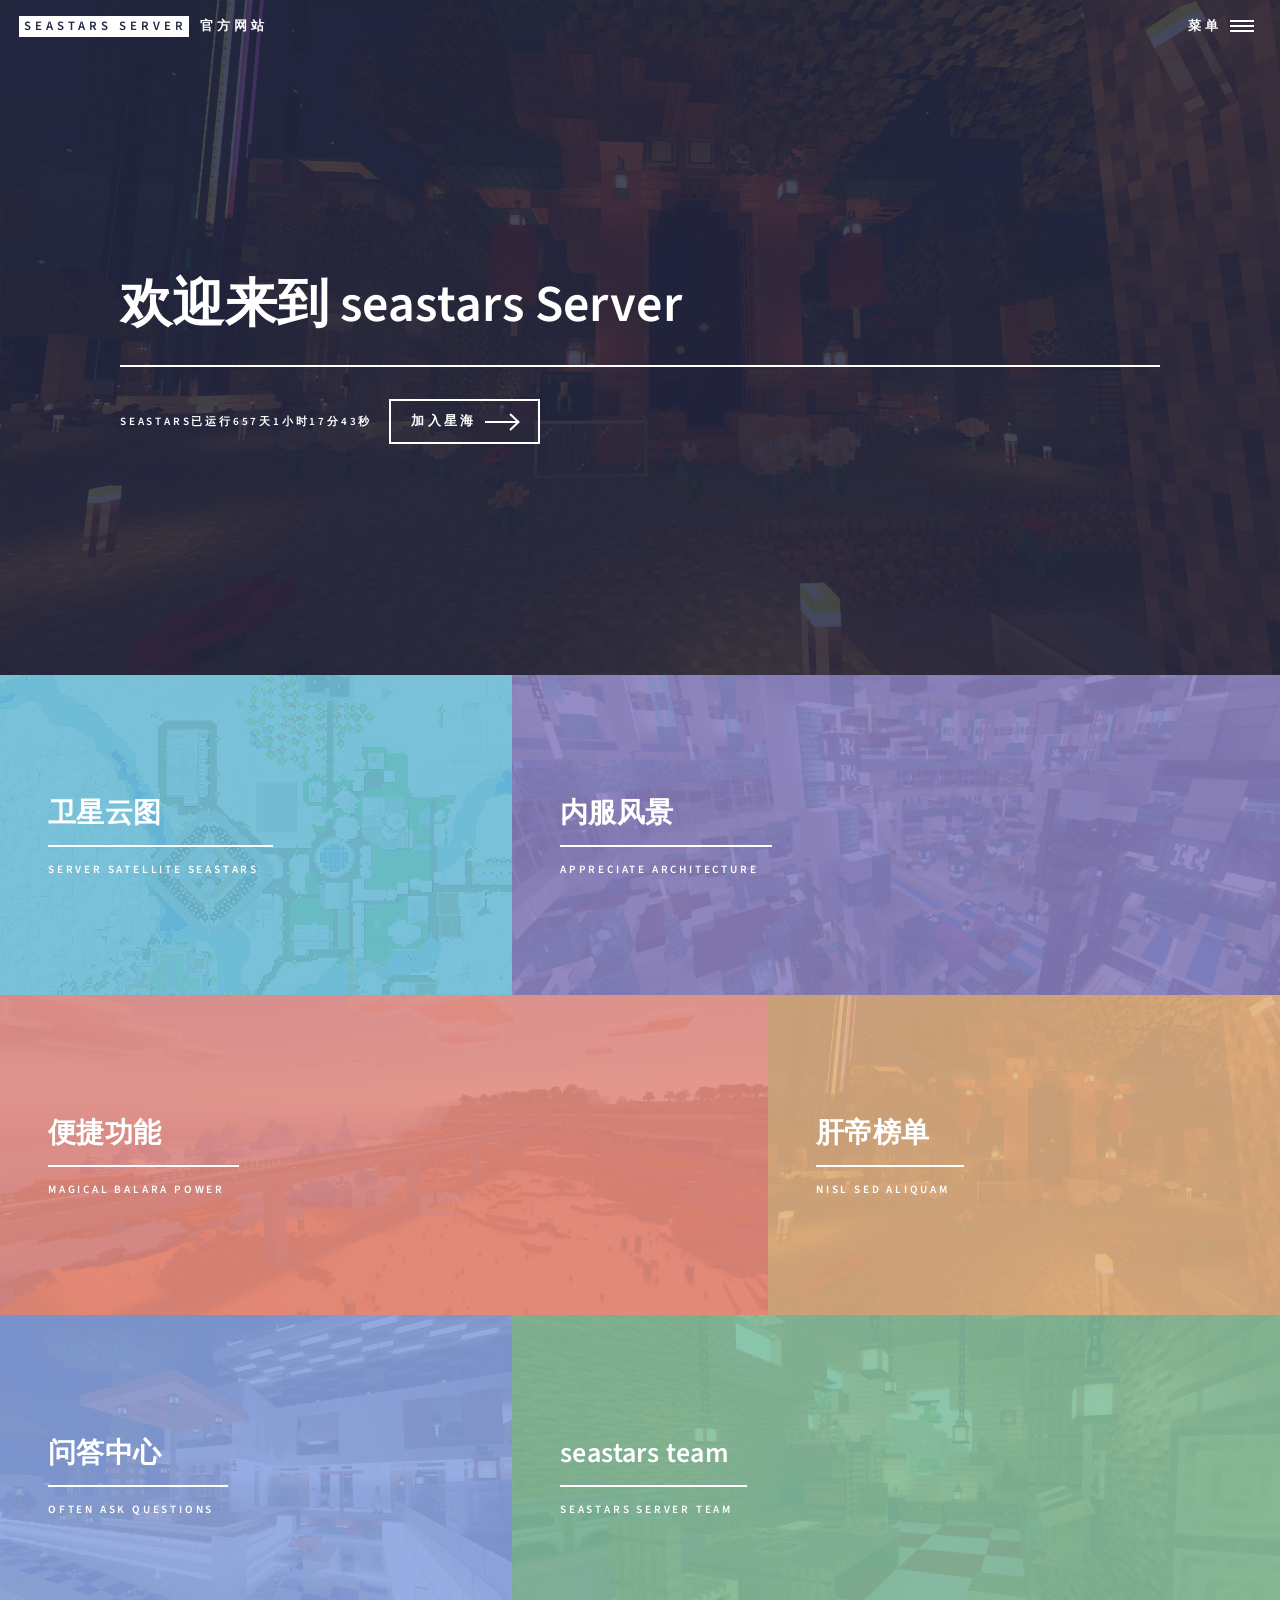
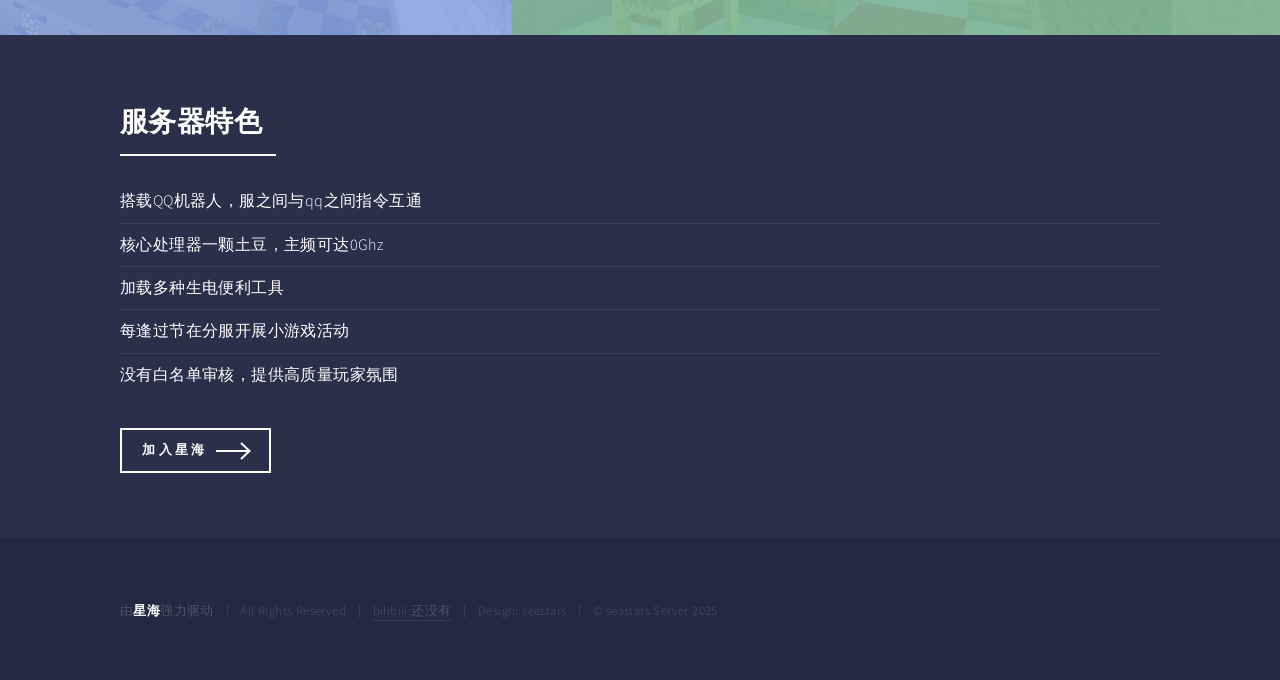
<file: index.html>
<!DOCTYPE HTML>
<!--
	Forty by HTML5 UP
	html5up.net | @ajlkn
	Free for personal and commercial use under the CCA 3.0 license (html5up.net/license)
-->
<html>
	<head>
			<title>星海生电服务器 | 官方网站</title>
			<meta charset="utf-8" />
			<meta name="keywords" content="seastars服务器,星海,星海服务器,">
			<meta name="viewport" content="width=device-width, initial-scale=1, user-scalable=no" />
			<link rel="stylesheet" href="assets/css/main.css" />
			<link rel="shortcut icon" href="images/cd.ico"/>
			<noscript><link rel="stylesheet" href="assets/css/noscript.css" /></noscript>
		</head>
	<body class="is-preload">

		<!-- Wrapper -->
			<div id="wrapper">

				<!-- Header -->
					<header id="header" class="alt">
						<a href="index.html" class="logo"><strong>seastars  Server</strong> <span> 官方网站</span></a>
						<nav>
							<a href="#menu">菜单</a>
						</nav>
					</header>

				<!-- Menu -->
					<nav id="menu">
						<ul class="links">
							<li><a href="index.html">首页</a></li>
							<li><a href="404.html">seastars team</a></li>
							<li><a href="404.html">便捷功能</a></li>
							<li><a href="404.html">最新动态</a></li>
						</ul>
						<ul class="actions stacked">
							<li><a href="https://qm.qq.com/q/z3Tco8km8o" class="button primary fit">加入玩家交流群</a></li>
						</ul>
					</nav>

				<!-- Banner -->
					<section id="banner" class="major">
						<div class="inner">
							<span class="image">
								<img src="images/pic07.jpg" alt="" />
							</span>
							<header class="major">
								<h1>欢迎来到 seastars  Server </h1>
							</header>
							<div class="content">
								<p id="h1"></p>
								<ul class="actions ">
									<li><a href="#two" class="button next scrolly">加入星海</a></li>
								</ul>
							</div>
						</div>
						
					</section>
					<script>
					window.onload=function starttime(){
					        time(h1,'2025/2/16');   
					        ptimer = setTimeout(starttime,1000); 
					}
					    function time(obj,futimg){
					        var nowtime = new Date().getTime(); 
					        var futruetime =  new Date(futimg).getTime(); 
					        var msec = nowtime-futruetime; 
					        var time = (msec/1000);  
					        var day = parseInt(time/86400); 
					        var hour = parseInt(time/3600)-24*day;    
					        var minute = parseInt(time%3600/60); 
					        var second = parseInt(time%60); 
					        obj.innerHTML="seastars已运行"+day+"天"+hour+"小时"+minute+"分"+second+"秒"+""
					}
					</script>

				<!-- Main -->
					<div id="main">

						<!-- One -->
							<section id="one" class="tiles">
								<article>
									<span class="image">
										<img src="images/pic01.png" alt="" />
									</span>
									<header class="major">
										<h3><a href="404.html" class="link">卫星云图</a></h3>
										<p>Server satellite seastars</p>
									</header>
								</article>
								<article>
									<span class="image">
										<img src="images/pic28.png" alt="" />
									</span>
									<header class="major">
										<h3><a href="404.html" class="link">内服风景</a></h3>
										<p>Appreciate architecture</p>
									</header>
								</article>
								<article>
									<span class="image">
										<img src="images/pic37.png" alt="" />
									</span>
									<header class="major">
										<h3><a href="404.html" class="link">便捷功能</a></h3>
										<p>Magical balara power</p>
									</header>
								</article>
								<article>
									<span class="image">
										<img src="./images/pic07.jpg" alt="" />
									</span>
									<header class="major">
										<h3><a href="404.html" class="link">肝帝榜单</a></h3>
										<p>Nisl sed aliquam</p>
									</header>
								</article>
								<article>
									<span class="image">
										<img src="images/pic05.jpg" alt="" />
									</span>
									<header class="major">
										<h3><a href="404.html" class="link">问答中心</a></h3>
										<p>Often ask questions</p>
									</header>
								</article>
								<article>
									<span class="image">
										<img src="images/pic02.jpg" alt="" />
									</span>
									<header class="major">
										<h3><a href="team.html" class="link">seastars team</a></h3>
										<p>seastars server team</p>
									</header>
								</article>
							</section>

						<!-- Two -->
							<section id="two">
								<div class="inner">
									<header class="major">
										<h2>服务器特色</h2>
									</header>
									<ul class="alt">
										<li>搭载QQ机器人，服之间与qq之间指令互通</li>
										<li>核心处理器一颗土豆，主频可达0Ghz</li>
										<li>加载多种生电便利工具</li>
										<li>每逢过节在分服开展小游戏活动</li>
										<li>没有白名单审核，提供高质量玩家氛围</li>
									</ul>
									<ul class="actions">
										<li><a href="jiao.html" class="button next">加入星海</a></li>
									</ul>
								</div>
							</section>

					</div>

				<!-- Contact -->
					<footer id="footer">
						<div class="inner">
							<ul class="copyright">
								<li>由<strong>星海</strong>强力驱动</li><li>All Rights Reserved</li><li><a href="https://space.bilibili.com/">bilibili:还没有</a></li><li>Design: seastars</li><li>&copy; seastars Server 2025</li><!--   星海工作室——星海服务器管理组-->
							</ul>
						</div>
					</footer>

			</div>

		<!-- Scripts -->
			<script src="assets/js/jquery.min.js"></script>
			<script src="assets/js/jquery.scrolly.min.js"></script>
			<script src="assets/js/jquery.scrollex.min.js"></script>
			<script src="assets/js/browser.min.js"></script>
			<script src="assets/js/breakpoints.min.js"></script>
			<script src="assets/js/util.js"></script>
			<script src="assets/js/main.js"></script>

	</body>
</html>
</file>
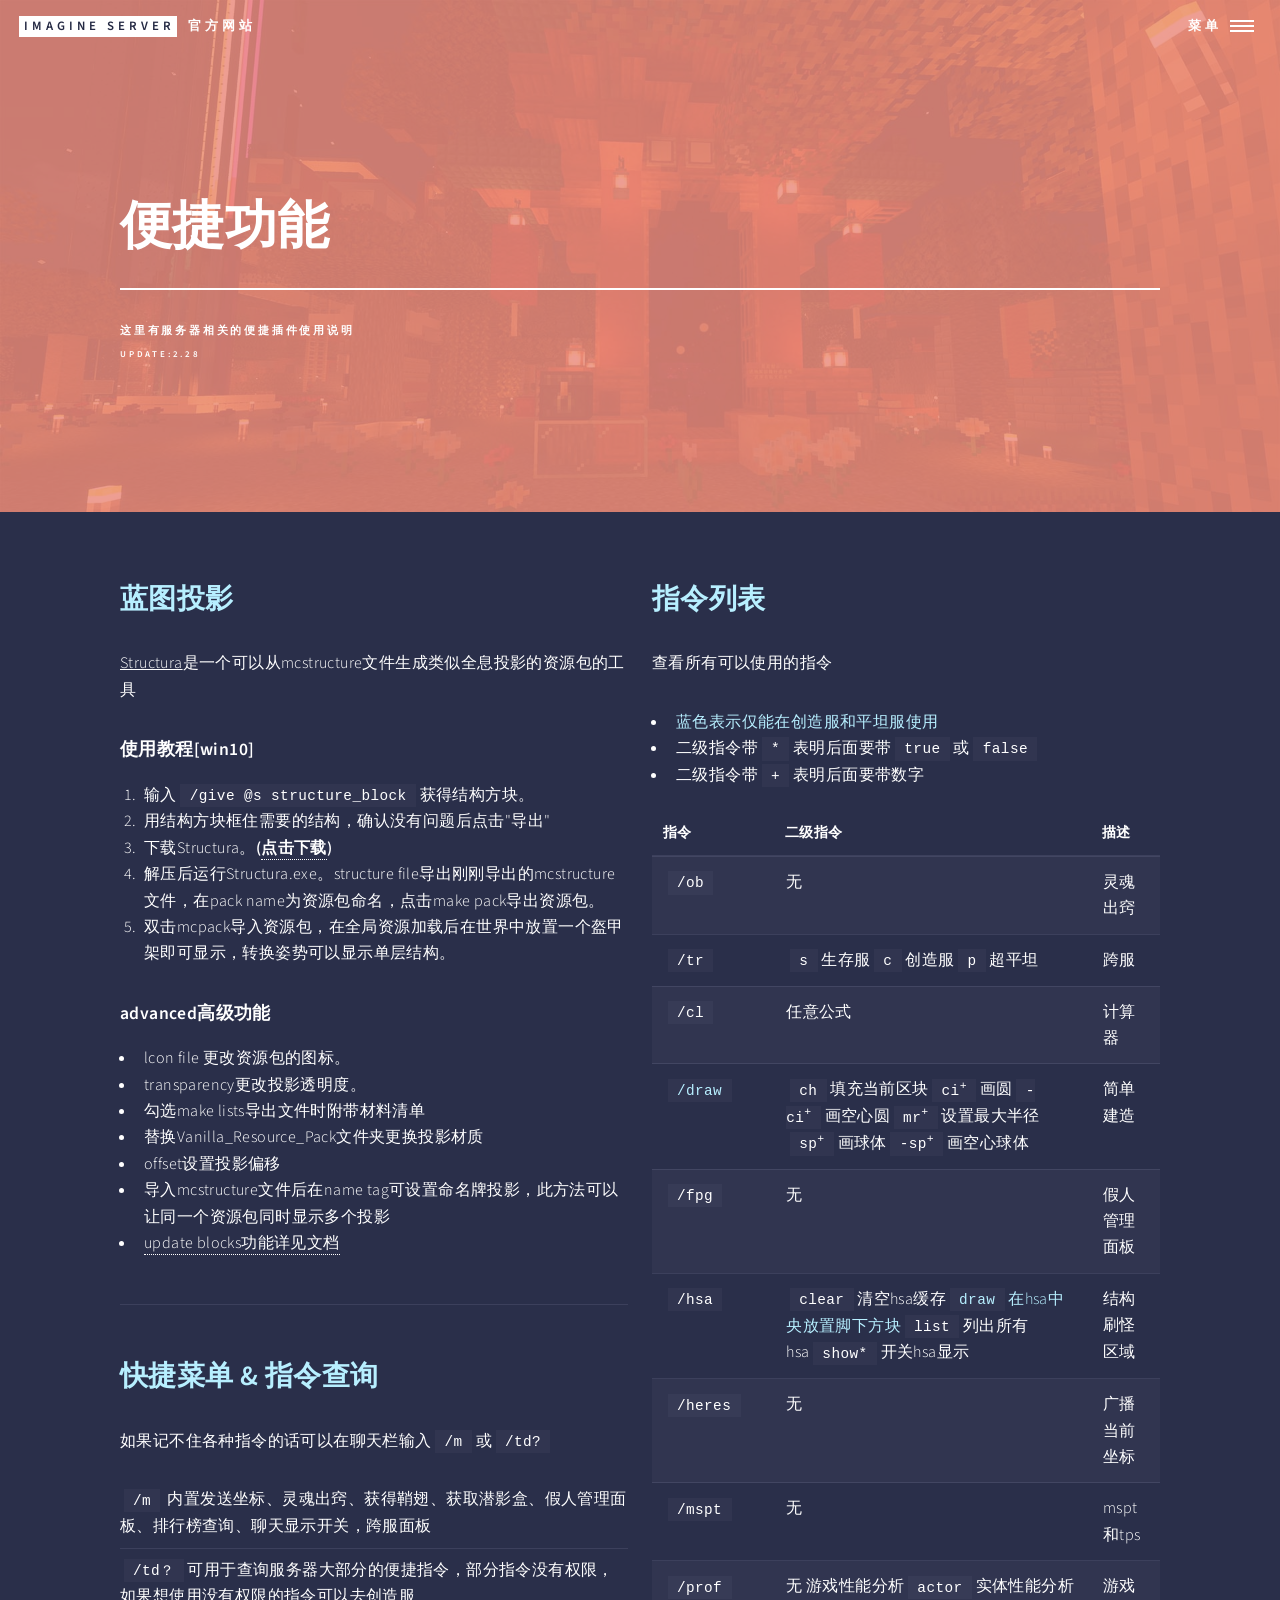
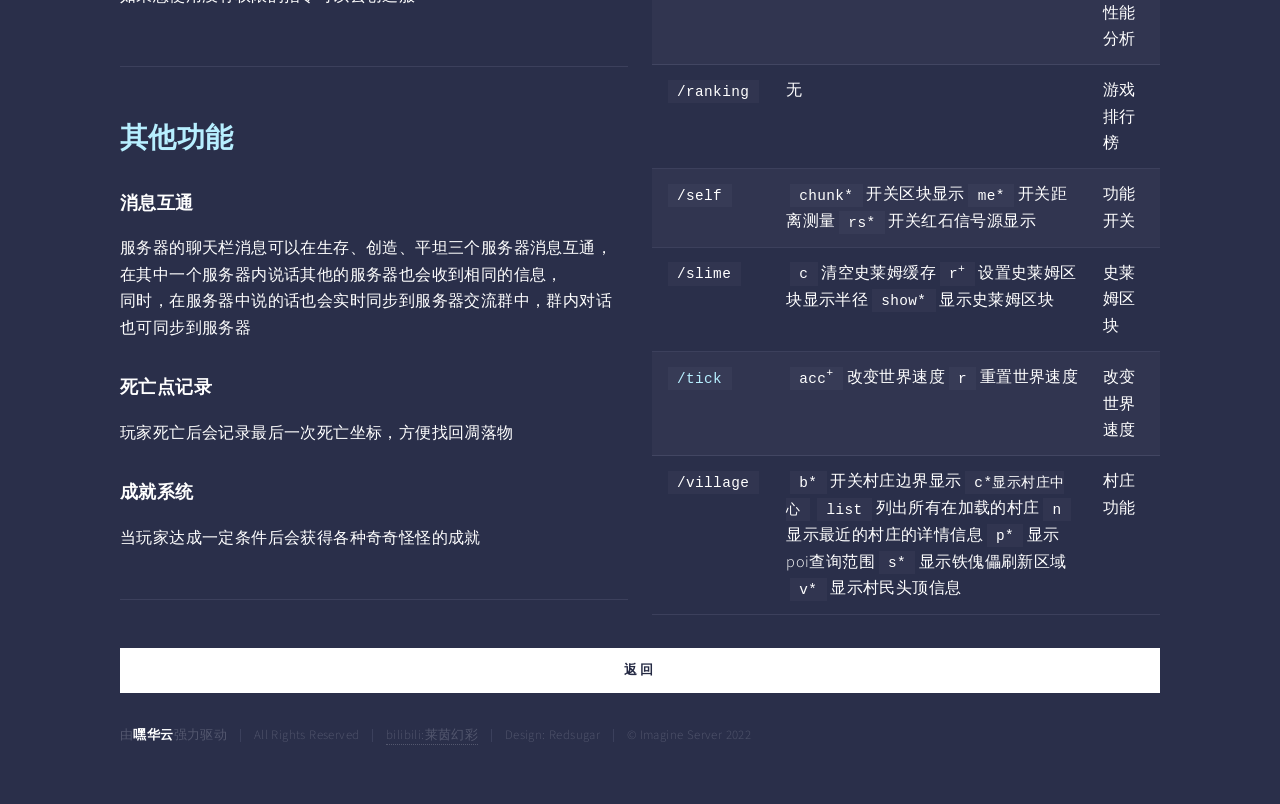
<file: function.html>
<!DOCTYPE HTML>
<!--
	Forty by HTML5 UP
	html5up.net | @ajlkn
	Free for personal and commercial use under the CCA 3.0 license (html5up.net/license)
-->
<html>
	<head>
		<title>幻想浮城生电服务器 | 官方网站</title>
				<meta charset="utf-8" />
				<meta name="keywords" content="幻想浮城,ims服务器,imsserver,幻想浮城国际服,">
				<meta name="viewport" content="width=device-width, initial-scale=1, user-scalable=no" />
				<link rel="stylesheet" href="assets/css/main.css" />
				<link rel="shortcut icon" href="images/cd.ico"/>
				<noscript><link rel="stylesheet" href="assets/css/noscript.css" /></noscript>
			</head>
		<body class="is-preload">
		
			<!-- Wrapper -->
				<div id="wrapper">
		
					<!-- Header -->
						<header id="header" class="alt">
							<a href="index.html" class="logo"><strong>Imagine  Server</strong> <span> 官方网站</span></a>
							<nav>
								<a href="#menu">菜单</a>
							</nav>
						</header>
		
					<!-- Menu -->
						<nav id="menu">
							<ul class="links">
								<li><a href="index.html">首页</a></li>
								<li><a href="team.html">IMS team</a></li>
								<li><a href="function.html">便捷功能</a></li>
								<li><a href="404.html">最新动态</a></li>
							</ul>
							<ul class="actions stacked">
								<li><a href="https://jq.qq.com/?_wv=1027&k=iuKYeEGl" class="button primary fit">加入玩家交流群</a></li>
							</ul>
						</nav>

				<!-- Banner -->
				<!-- Note: The "styleN" class below should match that of the header element. -->
					<section id="banner" class="style3">
						<div class="inner">
							<span class="image">
								<img src="images/pic07.jpg" alt="" />
							</span>
							<header class="major">
								<h1>便捷功能</h1>
							</header>
							<div class="content">
								<p>这里有服务器相关的便捷插件使用说明<br><sub>update:2.28</sub></p>
							</div>
						</div>
					</section>

				<!-- Main -->
					<div id="main">

						<!-- One -->
					<div class="inner">
						<div class="row">
							<div class="col-6 col-12-small">
								<h2><font color="#b7efff">蓝图投影</font></h2>
								<p><u>Structura</u>是一个可以从mcstructure文件生成类似全息投影的资源包的工具</p>
								
								<h4>使用教程[win10]</h4>
								<ol>
									<li>输入<code>/give @s structure_block</code>获得结构方块。</li>
									<li>用结构方块框住需要的结构，确认没有问题后点击"导出"</li>
									<li>下载Structura。<b>(<a href="Structura.1.4.0.beta.zip">点击下载</a>)</b></li>
									<li>解压后运行Structura.exe。structure file导出刚刚导出的mcstructure文件，在pack name为资源包命名，点击make pack导出资源包。</li>
									<li>双击mcpack导入资源包，在全局资源加载后在世界中放置一个盔甲架即可显示，转换姿势可以显示单层结构。</li>
								</ol>
								<h4>advanced高级功能</h4>
								<ul>
									<li>lcon file 更改资源包的图标。</li>
									<li>transparency更改投影透明度。</li>
									<li>勾选make lists导出文件时附带材料清单</li>
									<li>替换Vanilla_Resource_Pack文件夹更换投影材质</li>
									<li>offset设置投影偏移</li>
									<li>导入mcstructure文件后在name tag可设置命名牌投影，此方法可以让同一个资源包同时显示多个投影</li>
									<li><a href="https://github.com/RavinMaddHatter/Structura/blob/main/docs/Editing%20Blocks.md">update blocks功能详见文档</a></li>
								</ul>
								<hr class="major" />
									<h2><font color="#b7efff">快捷菜单 &amp; 指令查询</font></h2>
									<p>如果记不住各种指令的话可以在聊天栏输入<code>/m</code>或<code>/td?</code></p>
									<ul class="alt">
										<li><code>/m</code> 内置发送坐标、灵魂出窍、获得鞘翅、获取潜影盒、假人管理面板、排行榜查询、聊天显示开关，跨服面板 </li>
										<li><code>/td？</code>可用于查询服务器大部分的便捷指令，部分指令没有权限，如果想使用没有权限的指令可以去创造服</li>
									</ul>
									<hr class="major" />
										<h2><font color="#b7efff">其他功能</font></h2>
										<h4>消息互通</h4>
										<p>服务器的聊天栏消息可以在生存、创造、平坦三个服务器消息互通，在其中一个服务器内说话其他的服务器也会收到相同的信息，<br />同时，在服务器中说的话也会实时同步到服务器交流群中，群内对话也可同步到服务器</p>
										<h4>死亡点记录</h4>
										<p>玩家死亡后会记录最后一次死亡坐标，方便找回凋落物</p>
										<h4>成就系统</h4>
										<p>当玩家达成一定条件后会获得各种奇奇怪怪的成就</p>
									<hr class="major" />
							</div>
							<div class="col-6 col-12-small">
								<h2><font color="#b7efff">指令列表</font></h2>
								<p>查看所有可以使用的指令</p>
								<ul>
									<li><font color="#b7efff">蓝色表示仅能在创造服和平坦服使用</font></li>
									<li>二级指令带<code>*</code>表明后面要带<code>true</code>或<code>false</code></li>
									<li>二级指令带<code>+</code>表明后面要带数字</li>
								</ul>
								<div class="table-wrapper">
									<table>
										<thead>
											<tr>
												<th>指令</th>
												<th>二级指令</th>
												<th>描述</th>
											</tr>
										</thead>
										<tbody>
											<tr>
												<td><code>/ob</code></td>
												<td>无</td>
												<td>灵魂出窍</td>
											</tr>
											<tr>
												<td><code>/tr</code></td>
												<td><code>s</code>生存服<code>c</code>创造服<code>p</code>超平坦</td>
												<td>跨服</td>
											</tr>
											<tr>
												<td><code>/cl</code></td>
												<td>任意公式</td>
												<td>计算器</td>
											</tr>
											<tr>
												<td><code><font color="#b7efff">/draw</font></code></td>
												<td><code>ch</code>填充当前区块<code>ci<sup>+</sup></code>画圆<code>-ci<sup>+</sup></code>画空心圆<code>mr<sup>+</sup></code>设置最大半径<code>sp<sup>+</sup></code>画球体<code>-sp<sup>+</sup></code>画空心球体</td>
												<td>简单建造</td>
											</tr>
											<tr>
												<td><code>/fpg</code></td>
												<td>无</td>
												<td>假人管理面板</td>
											</tr>
											<tr>
												<td><code>/hsa</code></td>
												<td><code>clear</code>清空hsa缓存<code><font color="#b7efff">draw</code>在hsa中央放置脚下方块</font><code>list</code>列出所有hsa<code>show*</code>开关hsa显示</td>
												<td>结构刷怪区域</td>
											</tr>
											<tr>
												<td><code>/heres</code></td>
												<td>无</td>
												<td>广播当前坐标</td>
											</tr>
											<tr>
												<td><code>/mspt</code></td>
												<td>无</td>
												<td>mspt和tps</td>
											</tr>
											<tr>
												<td><code>/prof</code></td>
												<td>无 游戏性能分析<code>actor</code>实体性能分析</td>
												<td>游戏性能分析</td>
											</tr>
											<tr>
												<td><code>/ranking</code></td>
												<td>无</td>
												<td>游戏排行榜</td>
											</tr>
											<tr>
												<td><code>/self</code></td>
												<td><code>chunk*</code>开关区块显示<code>me*</code>开关距离测量<code>rs*</code>开关红石信号源显示</td>
												<td>功能开关</td>
											</tr>
											<tr>
												<td><code>/slime</code></td>
												<td><code>c</code>清空史莱姆缓存<code>r<sup>+</sup></code>设置史莱姆区块显示半径<code>show*</code>显示史莱姆区块</td>
												<td>史莱姆区块</td>
											</tr>
											<tr>
												<td><code><font color="#b7efff">/tick</font></code></td>
												<td><code>acc<sup>+</sup></code>改变世界速度<code>r</code>重置世界速度</td>
												<td>改变世界速度</td>
											</tr>
											<tr>
												<td><code>/village</code></td>
												<td><code>b*</code>开关村庄边界显示<code>c*显示村庄中心</code><code>list</code>列出所有在加载的村庄<code>n</code>显示最近的村庄的详情信息<code>p*</code>显示poi查询范围<code>s*</code>显示铁傀儡刷新区域<code>v*</code>显示村民头顶信息</td>
												<td>村庄功能</td>
											</tr>
										</tbody>
									</table>
								</div>
							</div>
					</div>
					<div class="col-6 col-12-small">
						<ul class="actions stacked">
						<li><a href="index.html" class="button primary fit">返回</a></li>
						</ul>
					</div>
				<!-- Footer -->
					<footer id="footer">
						<div class="inner">
							<ul class="copyright">
								<li>由<strong>嘿华云</strong>强力驱动</li><li>All Rights Reserved</li><li><a href="https://space.bilibili.com/520320534/">bilibili:莱茵幻彩</a></li><li>Design: Redsugar</li><li>&copy; Imagine Server 2022</li><!--   莱幻工作室——IMS幻想浮城服务器管理组-->
							</ul>
						</div>
					</footer>
					</div>

			

		<!-- Scripts -->
			<script src="assets/js/jquery.min.js"></script>
			<script src="assets/js/jquery.scrolly.min.js"></script>
			<script src="assets/js/jquery.scrollex.min.js"></script>
			<script src="assets/js/browser.min.js"></script>
			<script src="assets/js/breakpoints.min.js"></script>
			<script src="assets/js/util.js"></script>
			<script src="assets/js/main.js"></script>

	</body>
</html>
</file>
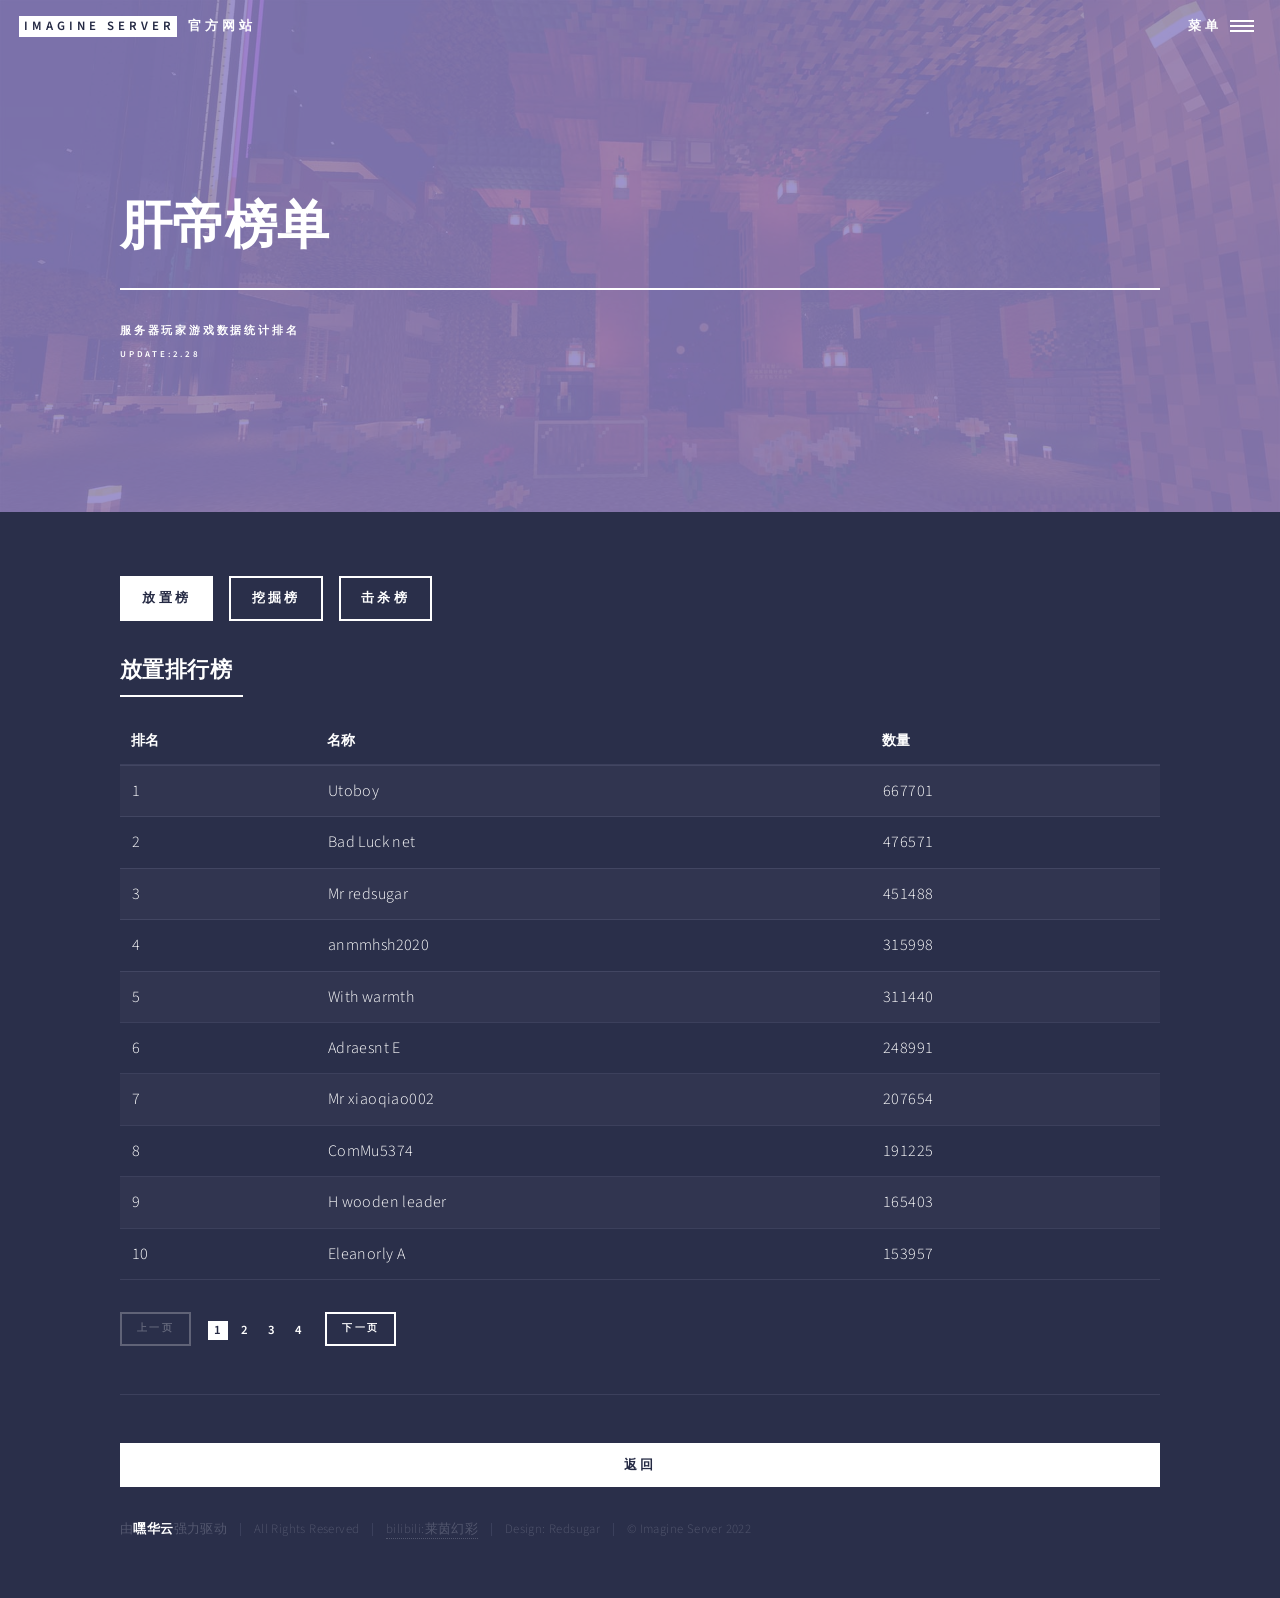
<file: list-f-1.html>
<!DOCTYPE HTML>
<!--
	Forty by HTML5 UP
	html5up.net | @ajlkn
	Free for personal and commercial use under the CCA 3.0 license (html5up.net/license)
-->
<html>
	<head>
		<title>星海生电服务器 | 官方网站</title>
				<meta charset="utf-8" />
				<meta name="keywords" content="星海,seastars服务器,seastars,星海生电服务器,">
				<meta name="viewport" content="width=device-width, initial-scale=1, user-scalable=no" />
				<link rel="stylesheet" href="assets/css/main.css" />
				<link rel="shortcut icon" href="images/cd.ico"/>
				<noscript><link rel="stylesheet" href="assets/css/noscript.css" /></noscript>
			</head>
		<body class="is-preload">
		
			<!-- Wrapper -->
				<div id="wrapper">
		
					<!-- Header -->
						<header id="header" class="alt">
							<a href="index.html" class="logo"><strong>Imagine  Server</strong> <span> 官方网站</span></a>
							<nav>
								<a href="#menu">菜单</a>
							</nav>
						</header>
		
					<!-- Menu -->
						<nav id="menu">
							<ul class="links">
								<li><a href="index.html">首页</a></li>
								<li><a href="team.html">IMS team</a></li>
								<li><a href="function.html">便捷功能</a></li>
								<li><a href="404.html">最新动态</a></li>
							</ul>
							<ul class="actions stacked">
								<li><a href="https://qm.qq.com/q/z3Tco8km8o" class="button primary fit">加入玩家交流群</a></li>
							</ul>
						</nav>

				<!-- Banner -->
				<!-- Note: The "styleN" class below should match that of the header element. -->
					<section id="banner" class="style2">
						<div class="inner">
							<span class="image">
								<img src="images/pic07.jpg" alt="" />
							</span>
							<header class="major">
								<h1>肝帝榜单</h1>
								</header>
								<div class="content">
									<p>服务器玩家游戏数据统计排名<br><sub>update:2.28</sub></p>
								</div>
						</div>
					</section>

				<!-- Main -->
					<div id="main">

						<!-- One -->
<div class="inner">
	<ul  class="actions">
		<li><a href="list-f-1.html" class="button primary">放置榜</a></li>
		<li><a href="list-w-1.html" class="button">挖掘榜</a></li>
		<li><a href="list-j-1.html" class="button">击杀榜</a></li>
	</ul>
	<header class="major">
	<h3>放置排行榜</h3>
	</header>
					<div class="table-wrapper">
														<table>
															<thead>
																<tr>
																	<th>排名</th>
																	<th>名称</th>
																	<th>数量</th>
																</tr>
															</thead>
															<tbody>
																<tr>
																	<td>1</td>
																	<td>Utoboy</td>
																	<td>667701</td>
																</tr>
																<tr>
																	<td>2</td>
																	<td>Bad Luck net</td>
																	<td>476571</td>
																</tr>
																<tr>
																	<td>3</td>
																	<td>Mr redsugar</td>
																	<td>451488</td>
																</tr>
																<tr>
																	<td>4</td>
																	<td>anmmhsh2020</td>
																	<td>315998</td>
																</tr>
																<tr>
																	<td>5</td>
																	<td>With warmth</td>
																	<td>311440</td>
																</tr>
																<tr>
																	<td>6</td>
																	<td>Adraesnt E</td>
																	<td>248991</td>
																</tr>
																<tr>
																	<td>7</td>
																	<td>Mr xiaoqiao002</td>
																	<td>207654</td>
																</tr>
																<tr>
																	<td>8</td>
																	<td>ComMu5374</td>
																	<td>191225</td>
																</tr>
																<tr>
																	<td>9</td>
																	<td>H wooden leader</td>
																	<td>165403</td>
																</tr>
																<tr>
																	<td>10</td>
																	<td>Eleanorly A</td>
																	<td>153957</td>
																</tr>
																<!-- <tr>
																	<td>11</td>
																	<td>falling223</td>
																	<td>150245</td>
																</tr>
																<tr>
																	<td>12</td>
																	<td>New Elk Appear</td>
																	<td>146128</td>
																</tr>
																<tr>
																	<td>13</td>
																	<td>Guiguipikel</td>
																	<td>145617</td>
																</tr>
																<tr>
																	<td>14</td>
																	<td>Tenyears10</td>
																	<td>130384</td>
																</tr>
																<tr>
																	<td>15</td>
																	<td>VCCTXT2333</td>
																	<td>116918</td>
																</tr>
																<tr>
																	<td>16</td>
																	<td>UnflowerFruit</td>
																	<td>116918</td>
																</tr>
																<tr>
																	<td>17</td>
																	<td>BookableBread15</td>
																	<td>113340</td>
																</tr>
																<tr>
																	<td>18</td>
																	<td>crimina11495</td>
																	<td>106778</td>
																</tr>
																<tr>
																	<td>19</td>
																	<td>MASDHEI</td>
																	<td>96956</td>
																</tr>
																<tr>
																	<td>20</td>
																	<td>BarrelDrake3844</td>
																	<td>94834</td>
																</tr>
																<tr>
																	<td>21</td>
																	<td>xiaolann</td>
																	<td>90186</td>
																</tr>
																<tr>
																	<td>22</td>
																	<td>H2SO4 lotus</td>
																	<td>72643</td>
																</tr>
																<tr>
																	<td>23</td>
																	<td>PastCarrot30221</td>
																	<td>66224</td>
																</tr>
																<tr>
																	<td>24</td>
																	<td>MuShang1015</td>
																	<td>61731</td>
																</tr>
																<tr>
																	<td>25</td>
																	<td>Z Whitesugar</td>
																	<td>60057</td>
																</tr>
																<tr>
																	<td>26</td>
																	<td>Han yich</td>
																	<td>57864</td>
																</tr>
																<tr>
																	<td>27</td>
																	<td>War spirit yy</td>
																	<td>57074</td>
																</tr>
																<tr>
																	<td>28</td>
																	<td>shashiqi</td>
																	<td>55556</td>
																</tr><tr>
																	<td>29</td>
																	<td>Bed luck net m</td>
																	<td>54015</td>
																</tr><tr>
																	<td>30</td>
																	<td>StranedPlot511</td>
																	<td>52513</td>
																</tr>
																<tr>
																	<td>31</td>
																	<td>onlyfinally</td>
																	<td>48759</td>
																</tr>
																<tr>
																	<td>32</td>
																	<td>XenonBa</td>
																	<td>45133</td>
																</tr>
																<tr>
																	<td>33</td>
																	<td>mmzandbyt</td>
																	<td>44332</td>
																</tr>
																<tr>
																	<td>34</td>
																	<td>NanCheng2021</td>
																	<td>44332</td>
																</tr>
																<tr>
																	<td>35</td>
																	<td>BassBongo527791</td>
																	<td>42707</td>
																</tr> -->
															</tbody>
															</tfoot>
														</table>
													</div>
													<ul class="pagination">
														<li><a href="list-f-1.html" class="button small disabled">上一页</a></li>
														<li><a href="list-f-1.html" class="page active">1</a></li>
														<li><a href="list-f-2.html" class="page">2</a></li>
														<li><a href="list-f-3.html" class="page">3</a></li>
														<li><a href="list-f-4.html" class="page">4</a></li>
														<li><a href="list-f-2.html" class="button small">下一页</a></li>
													</ul>
													<hr class="major" />
													<div class="col-6 col-12-small">
														<ul class="actions stacked">
														<li><a href="index.html" class="button primary fit">返回</a></li>
														</ul>
													</div>
										
				<!-- Footer -->
					<footer id="footer">
						<div class="inner">
							<ul class="copyright">
								<li>由<strong>嘿华云</strong>强力驱动</li><li>All Rights Reserved</li><li><a href="https://space.bilibili.com/520320534/">bilibili:莱茵幻彩</a></li><li>Design: Redsugar</li><li>&copy; Imagine Server 2022</li><!--   莱幻工作室——IMS幻想浮城服务器管理组-->
							</ul>
						</div>
					</footer>
					</div>

			

		<!-- Scripts -->
			<script src="assets/js/jquery.min.js"></script>
			<script src="assets/js/jquery.scrolly.min.js"></script>
			<script src="assets/js/jquery.scrollex.min.js"></script>
			<script src="assets/js/browser.min.js"></script>
			<script src="assets/js/breakpoints.min.js"></script>
			<script src="assets/js/util.js"></script>
			<script src="assets/js/main.js"></script>

	</body>
</html>
</file>
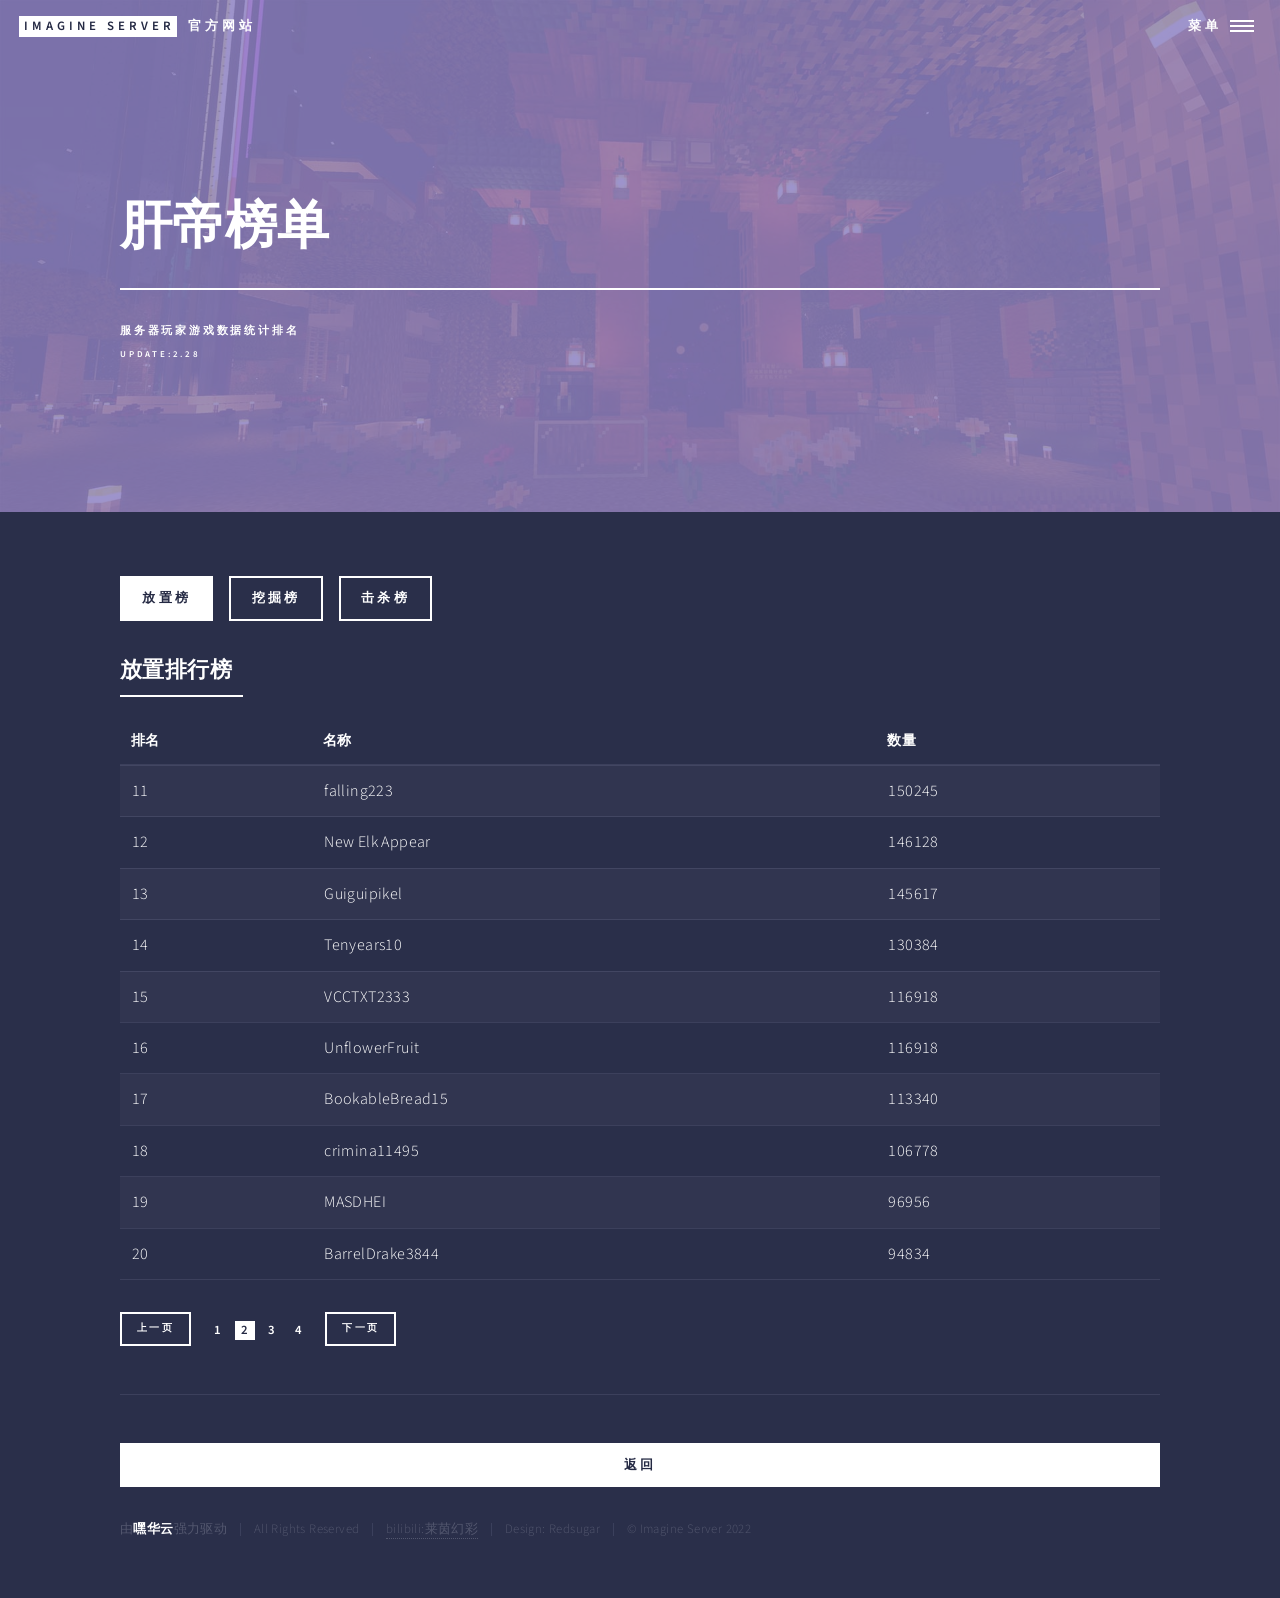
<file: list-f-2.html>
<!DOCTYPE HTML>
<!--
	Forty by HTML5 UP
	html5up.net | @ajlkn
	Free for personal and commercial use under the CCA 3.0 license (html5up.net/license)
-->
<html>
	<head>
		<title>幻想浮城生电服务器 | 官方网站</title>
				<meta charset="utf-8" />
				<meta name="keywords" content="幻想浮城,ims服务器,imsserver,幻想浮城国际服,">
				<meta name="viewport" content="width=device-width, initial-scale=1, user-scalable=no" />
				<link rel="stylesheet" href="assets/css/main.css" />
				<link rel="shortcut icon" href="images/cd.ico"/>
				<noscript><link rel="stylesheet" href="assets/css/noscript.css" /></noscript>
			</head>
		<body class="is-preload">
		
			<!-- Wrapper -->
				<div id="wrapper">
		
					<!-- Header -->
						<header id="header" class="alt">
							<a href="index.html" class="logo"><strong>Imagine  Server</strong> <span> 官方网站</span></a>
							<nav>
								<a href="#menu">菜单</a>
							</nav>
						</header>
		
					<!-- Menu -->
						<nav id="menu">
							<ul class="links">
								<li><a href="index.html">首页</a></li>
								<li><a href="team.html">IMS team</a></li>
								<li><a href="function.html">便捷功能</a></li>
								<li><a href="404.html">最新动态</a></li>
							</ul>
							<ul class="actions stacked">
								<li><a href="https://jq.qq.com/?_wv=1027&k=iuKYeEGl" class="button primary fit">加入玩家交流群</a></li>
							</ul>
						</nav>

				<!-- Banner -->
				<!-- Note: The "styleN" class below should match that of the header element. -->
					<section id="banner" class="style2">
						<div class="inner">
							<span class="image">
								<img src="images/pic07.jpg" alt="" />
							</span>
							<header class="major">
								<h1>肝帝榜单</h1>
								</header>
								<div class="content">
									<p>服务器玩家游戏数据统计排名<br><sub>update:2.28</sub></p>
								</div>
						</div>
					</section>

				<!-- Main -->
					<div id="main">
						<!-- One -->
<div class="inner">
	<ul  class="actions">
		<li><a href="list-f-1.html" class="button primary">放置榜</a></li>
		<li><a href="list-w-1.html" class="button">挖掘榜</a></li>
		<li><a href="list-j-1.html" class="button">击杀榜</a></li>
	</ul>
	<header class="major">
	<h3>放置排行榜</h3>
	</header>
					<div class="table-wrapper">
														<table>
															<thead>
																<tr>
																	<th>排名</th>
																	<th>名称</th>
																	<th>数量</th>
																</tr>
															</thead>
															<tbody>
																<!-- <tr>
																	<td>1</td>
																	<td>Utoboy</td>
																	<td>667701</td>
																</tr>
																<tr>
																	<td>2</td>
																	<td>Bad Luck net</td>
																	<td>476571</td>
																</tr>
																<tr>
																	<td>3</td>
																	<td>Mr redsugar</td>
																	<td>451488</td>
																</tr>
																<tr>
																	<td>4</td>
																	<td>anmmhsh2020</td>
																	<td>315998</td>
																</tr>
																<tr>
																	<td>5</td>
																	<td>With warmth</td>
																	<td>311440</td>
																</tr>
																<tr>
																	<td>6</td>
																	<td>Adraesnt E</td>
																	<td>248991</td>
																</tr>
																<tr>
																	<td>7</td>
																	<td>Mr xiaoqiao002</td>
																	<td>207654</td>
																</tr>
																<tr>
																	<td>8</td>
																	<td>ComMu5374</td>
																	<td>191225</td>
																</tr>
																<tr>
																	<td>9</td>
																	<td>H wooden leader</td>
																	<td>165403</td>
																</tr>
																<tr>
																	<td>10</td>
																	<td>Eleanorly A</td>
																	<td>153957</td>
																</tr> -->
																<tr>
																	<td>11</td>
																	<td>falling223</td>
																	<td>150245</td>
																</tr>
																<tr>
																	<td>12</td>
																	<td>New Elk Appear</td>
																	<td>146128</td>
																</tr>
																<tr>
																	<td>13</td>
																	<td>Guiguipikel</td>
																	<td>145617</td>
																</tr>
																<tr>
																	<td>14</td>
																	<td>Tenyears10</td>
																	<td>130384</td>
																</tr>
																<tr>
																	<td>15</td>
																	<td>VCCTXT2333</td>
																	<td>116918</td>
																</tr>
																<tr>
																	<td>16</td>
																	<td>UnflowerFruit</td>
																	<td>116918</td>
																</tr>
																<tr>
																	<td>17</td>
																	<td>BookableBread15</td>
																	<td>113340</td>
																</tr>
																<tr>
																	<td>18</td>
																	<td>crimina11495</td>
																	<td>106778</td>
																</tr>
																<tr>
																	<td>19</td>
																	<td>MASDHEI</td>
																	<td>96956</td>
																</tr>
																<tr>
																	<td>20</td>
																	<td>BarrelDrake3844</td>
																	<td>94834</td>
																</tr>
																<!-- <tr>
																	<td>21</td>
																	<td>xiaolann</td>
																	<td>90186</td>
																</tr>
																<tr>
																	<td>22</td>
																	<td>H2SO4 lotus</td>
																	<td>72643</td>
																</tr>
																<tr>
																	<td>23</td>
																	<td>PastCarrot30221</td>
																	<td>66224</td>
																</tr>
																<tr>
																	<td>24</td>
																	<td>MuShang1015</td>
																	<td>61731</td>
																</tr>
																<tr>
																	<td>25</td>
																	<td>Z Whitesugar</td>
																	<td>60057</td>
																</tr>
																<tr>
																	<td>26</td>
																	<td>Han yich</td>
																	<td>57864</td>
																</tr>
																<tr>
																	<td>27</td>
																	<td>War spirit yy</td>
																	<td>57074</td>
																</tr>
																<tr>
																	<td>28</td>
																	<td>shashiqi</td>
																	<td>55556</td>
																</tr><tr>
																	<td>29</td>
																	<td>Bed luck net m</td>
																	<td>54015</td>
																</tr><tr>
																	<td>30</td>
																	<td>StranedPlot511</td>
																	<td>52513</td>
																</tr>
																<tr>
																	<td>31</td>
																	<td>onlyfinally</td>
																	<td>48759</td>
																</tr>
																<tr>
																	<td>32</td>
																	<td>XenonBa</td>
																	<td>45133</td>
																</tr>
																<tr>
																	<td>33</td>
																	<td>mmzandbyt</td>
																	<td>44332</td>
																</tr>
																<tr>
																	<td>34</td>
																	<td>NanCheng2021</td>
																	<td>44332</td>
																</tr>
																<tr>
																	<td>35</td>
																	<td>BassBongo527791</td>
																	<td>42707</td>
																</tr> -->
															</tbody>
															</tfoot>
														</table>
													</div>
													<ul class="pagination">
														<li><a href="list-f-1.html" class="button small">上一页</a></li>
														<li><a href="list-f-1.html" class="page ">1</a></li>
														<li><a href="list-f-2.html" class="page active">2</a></li>
														<li><a href="list-f-3.html" class="page">3</a></li>
														<li><a href="list-f-4.html" class="page">4</a></li>
														<li><a href="list-f-3.html" class="button small">下一页</a></li>
													</ul>
													<hr class="major" />
													<div class="col-6 col-12-small">
														<ul class="actions stacked">
														<li><a href="index.html" class="button primary fit">返回</a></li>
														</ul>
													</div>
										
				<!-- Footer -->
					<footer id="footer">
						<div class="inner">
							<ul class="copyright">
								<li>由<strong>嘿华云</strong>强力驱动</li><li>All Rights Reserved</li><li><a href="https://space.bilibili.com/520320534/">bilibili:莱茵幻彩</a></li><li>Design: Redsugar</li><li>&copy; Imagine Server 2022</li><!--   莱幻工作室——IMS幻想浮城服务器管理组-->
							</ul>
						</div>
					</footer>
					</div>

			

		<!-- Scripts -->
			<script src="assets/js/jquery.min.js"></script>
			<script src="assets/js/jquery.scrolly.min.js"></script>
			<script src="assets/js/jquery.scrollex.min.js"></script>
			<script src="assets/js/browser.min.js"></script>
			<script src="assets/js/breakpoints.min.js"></script>
			<script src="assets/js/util.js"></script>
			<script src="assets/js/main.js"></script>

	</body>
</html>
</file>
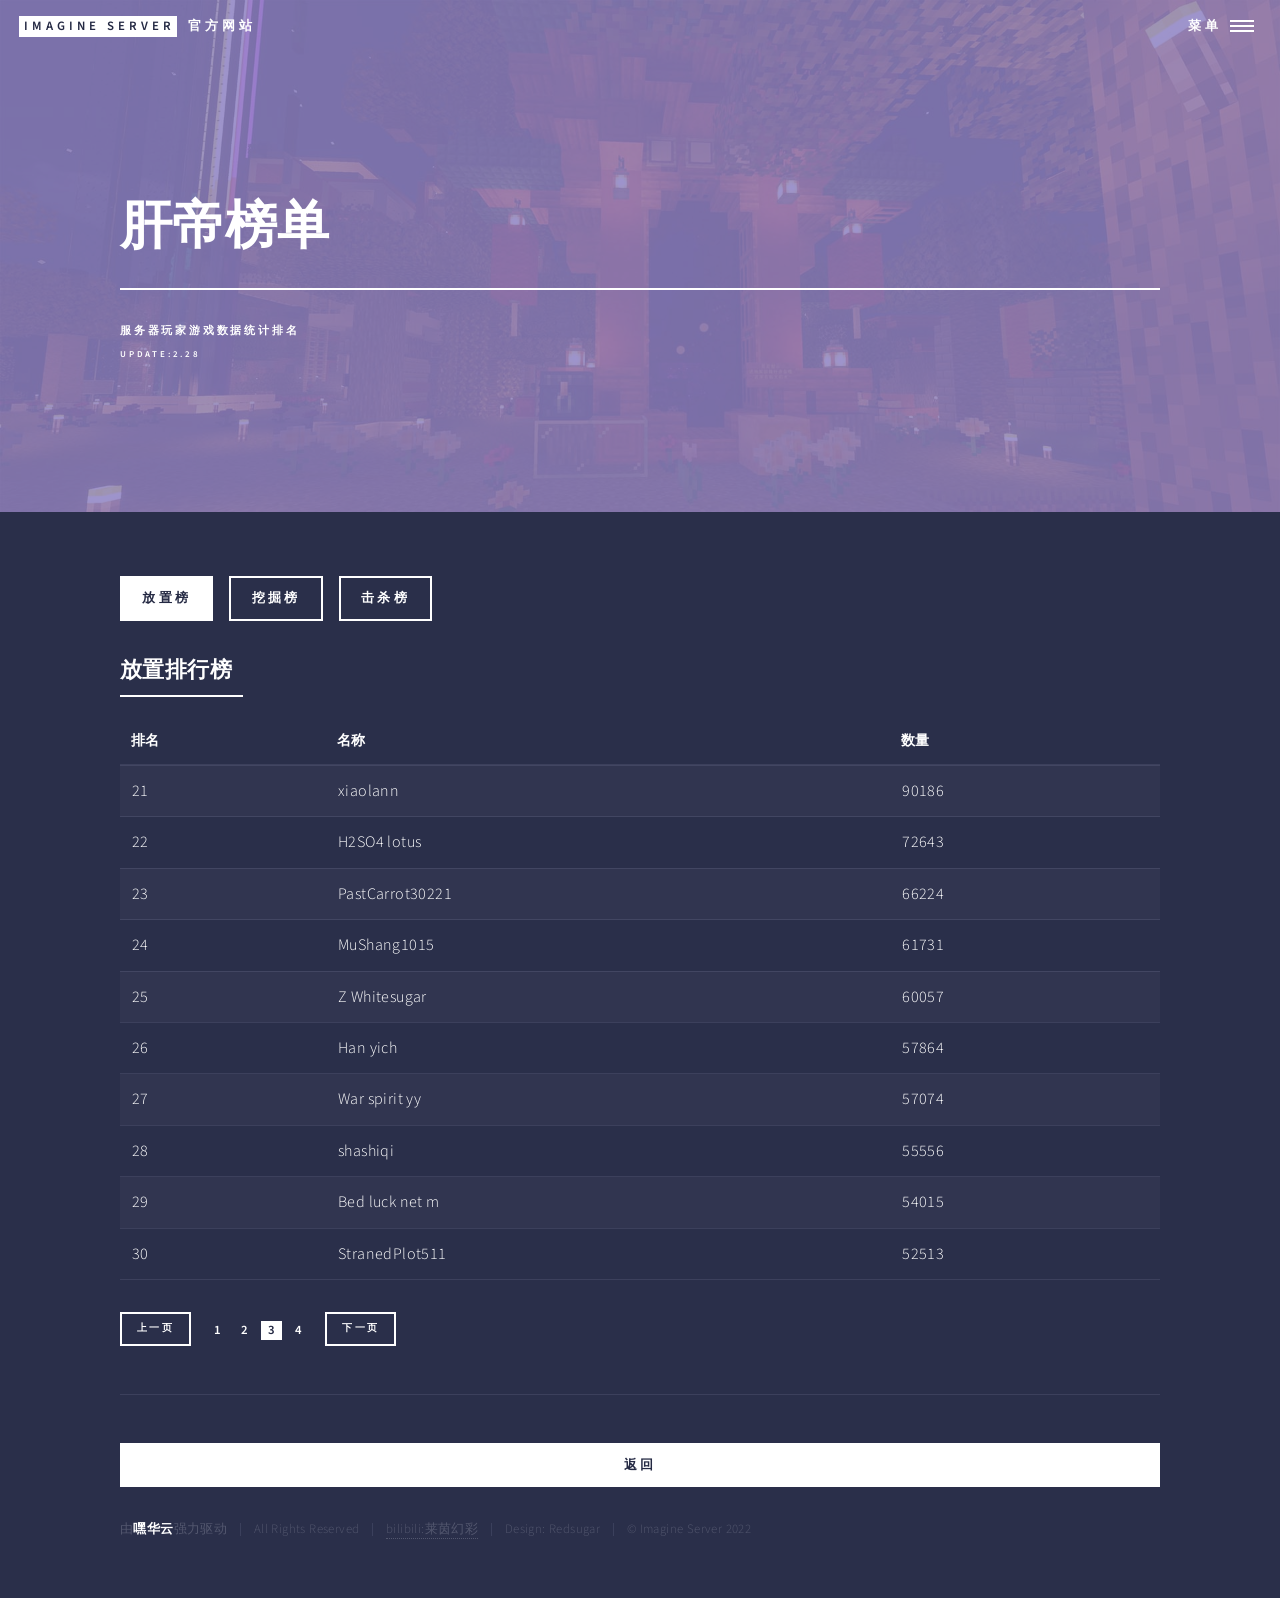
<file: list-f-3.html>
<!DOCTYPE HTML>
<!--
	Forty by HTML5 UP
	html5up.net | @ajlkn
	Free for personal and commercial use under the CCA 3.0 license (html5up.net/license)
-->
<html>
	<head>
		<title>幻想浮城生电服务器 | 官方网站</title>
				<meta charset="utf-8" />
				<meta name="keywords" content="幻想浮城,ims服务器,imsserver,幻想浮城国际服,">
				<meta name="viewport" content="width=device-width, initial-scale=1, user-scalable=no" />
				<link rel="stylesheet" href="assets/css/main.css" />
				<link rel="shortcut icon" href="images/cd.ico"/>
				<noscript><link rel="stylesheet" href="assets/css/noscript.css" /></noscript>
			</head>
		<body class="is-preload">
		
			<!-- Wrapper -->
				<div id="wrapper">
		
					<!-- Header -->
						<header id="header" class="alt">
							<a href="index.html" class="logo"><strong>Imagine  Server</strong> <span> 官方网站</span></a>
							<nav>
								<a href="#menu">菜单</a>
							</nav>
						</header>
		
					<!-- Menu -->
						<nav id="menu">
							<ul class="links">
								<li><a href="index.html">首页</a></li>
								<li><a href="team.html">IMS team</a></li>
								<li><a href="function.html">便捷功能</a></li>
								<li><a href="404.html">最新动态</a></li>
							</ul>
							<ul class="actions stacked">
								<li><a href="https://jq.qq.com/?_wv=1027&k=iuKYeEGl" class="button primary fit">加入玩家交流群</a></li>
							</ul>
						</nav>

				<!-- Banner -->
				<!-- Note: The "styleN" class below should match that of the header element. -->
					<section id="banner" class="style2">
						<div class="inner">
							<span class="image">
								<img src="images/pic07.jpg" alt="" />
							</span>
							<header class="major">
								<h1>肝帝榜单</h1>
								</header>
								<div class="content">
									<p>服务器玩家游戏数据统计排名<br><sub>update:2.28</sub></p>
								</div>
						</div>
					</section>

				<!-- Main -->
					<div id="main">

						<!-- One -->
<div class="inner">
	<ul  class="actions">
		<li><a href="list-f-1.html" class="button primary">放置榜</a></li>
		<li><a href="list-w-1.html" class="button">挖掘榜</a></li>
		<li><a href="list-j-1.html" class="button">击杀榜</a></li>
	</ul>
	<header class="major">
	<h3>放置排行榜</h3>
	</header>
					<div class="table-wrapper">
														<table>
															<thead>
																<tr>
																	<th>排名</th>
																	<th>名称</th>
																	<th>数量</th>
																</tr>
															</thead>
															<tbody>
																<!-- <tr>
																	<td>1</td>
																	<td>Utoboy</td>
																	<td>667701</td>
																</tr>
																<tr>
																	<td>2</td>
																	<td>Bad Luck net</td>
																	<td>476571</td>
																</tr>
																<tr>
																	<td>3</td>
																	<td>Mr redsugar</td>
																	<td>451488</td>
																</tr>
																<tr>
																	<td>4</td>
																	<td>anmmhsh2020</td>
																	<td>315998</td>
																</tr>
																<tr>
																	<td>5</td>
																	<td>With warmth</td>
																	<td>311440</td>
																</tr>
																<tr>
																	<td>6</td>
																	<td>Adraesnt E</td>
																	<td>248991</td>
																</tr>
																<tr>
																	<td>7</td>
																	<td>Mr xiaoqiao002</td>
																	<td>207654</td>
																</tr>
																<tr>
																	<td>8</td>
																	<td>ComMu5374</td>
																	<td>191225</td>
																</tr>
																<tr>
																	<td>9</td>
																	<td>H wooden leader</td>
																	<td>165403</td>
																</tr>
																<tr>
																	<td>10</td>
																	<td>Eleanorly A</td>
																	<td>153957</td>
																</tr>
																<tr>
																	<td>11</td>
																	<td>falling223</td>
																	<td>150245</td>
																</tr>
																<tr>
																	<td>12</td>
																	<td>New Elk Appear</td>
																	<td>146128</td>
																</tr>
																<tr>
																	<td>13</td>
																	<td>Guiguipikel</td>
																	<td>145617</td>
																</tr>
																<tr>
																	<td>14</td>
																	<td>Tenyears10</td>
																	<td>130384</td>
																</tr>
																<tr>
																	<td>15</td>
																	<td>VCCTXT2333</td>
																	<td>116918</td>
																</tr>
																<tr>
																	<td>16</td>
																	<td>UnflowerFruit</td>
																	<td>116918</td>
																</tr>
																<tr>
																	<td>17</td>
																	<td>BookableBread15</td>
																	<td>113340</td>
																</tr>
																<tr>
																	<td>18</td>
																	<td>crimina11495</td>
																	<td>106778</td>
																</tr>
																<tr>
																	<td>19</td>
																	<td>MASDHEI</td>
																	<td>96956</td>
																</tr>
																<tr>
																	<td>20</td>
																	<td>BarrelDrake3844</td>
																	<td>94834</td>
																</tr> -->
																<tr>
																	<td>21</td>
																	<td>xiaolann</td>
																	<td>90186</td>
																</tr>
																<tr>
																	<td>22</td>
																	<td>H2SO4 lotus</td>
																	<td>72643</td>
																</tr>
																<tr>
																	<td>23</td>
																	<td>PastCarrot30221</td>
																	<td>66224</td>
																</tr>
																<tr>
																	<td>24</td>
																	<td>MuShang1015</td>
																	<td>61731</td>
																</tr>
																<tr>
																	<td>25</td>
																	<td>Z Whitesugar</td>
																	<td>60057</td>
																</tr>
																<tr>
																	<td>26</td>
																	<td>Han yich</td>
																	<td>57864</td>
																</tr>
																<tr>
																	<td>27</td>
																	<td>War spirit yy</td>
																	<td>57074</td>
																</tr>
																<tr>
																	<td>28</td>
																	<td>shashiqi</td>
																	<td>55556</td>
																</tr><tr>
																	<td>29</td>
																	<td>Bed luck net m</td>
																	<td>54015</td>
																</tr><tr>
																	<td>30</td>
																	<td>StranedPlot511</td>
																	<td>52513</td>
																</tr>
																<!-- <tr>
																	<td>31</td>
																	<td>onlyfinally</td>
																	<td>48759</td>
																</tr>
																<tr>
																	<td>32</td>
																	<td>XenonBa</td>
																	<td>45133</td>
																</tr>
																<tr>
																	<td>33</td>
																	<td>mmzandbyt</td>
																	<td>44332</td>
																</tr>
																<tr>
																	<td>34</td>
																	<td>NanCheng2021</td>
																	<td>44332</td>
																</tr>
																<tr>
																	<td>35</td>
																	<td>BassBongo527791</td>
																	<td>42707</td>
																</tr> -->
															</tbody>
															</tfoot>
														</table>
													</div>
													<ul class="pagination">
														<li><a href="list-f-2.html" class="button small">上一页</a></li>
														<li><a href="list-f-1.html" class="page ">1</a></li>
														<li><a href="list-f-2.html" class="page ">2</a></li>
														<li><a href="list-f-3.html" class="page active">3</a></li>
														<li><a href="list-f-4.html" class="page">4</a></li>
														<li><a href="list-f-4.html" class="button small">下一页</a></li>
													</ul>
										<hr class="major" />
										<div class="col-6 col-12-small">
											<ul class="actions stacked">
											<li><a href="index.html" class="button primary fit">返回</a></li>
											</ul>
										</div>
				<!-- Footer -->
					<footer id="footer">
						<div class="inner">
							<ul class="copyright">
								<li>由<strong>嘿华云</strong>强力驱动</li><li>All Rights Reserved</li><li><a href="https://space.bilibili.com/520320534/">bilibili:莱茵幻彩</a></li><li>Design: Redsugar</li><li>&copy; Imagine Server 2022</li><!--   莱幻工作室——IMS幻想浮城服务器管理组-->
							</ul>
						</div>
					</footer>
					</div>

			

		<!-- Scripts -->
			<script src="assets/js/jquery.min.js"></script>
			<script src="assets/js/jquery.scrolly.min.js"></script>
			<script src="assets/js/jquery.scrollex.min.js"></script>
			<script src="assets/js/browser.min.js"></script>
			<script src="assets/js/breakpoints.min.js"></script>
			<script src="assets/js/util.js"></script>
			<script src="assets/js/main.js"></script>

	</body>
</html>
</file>
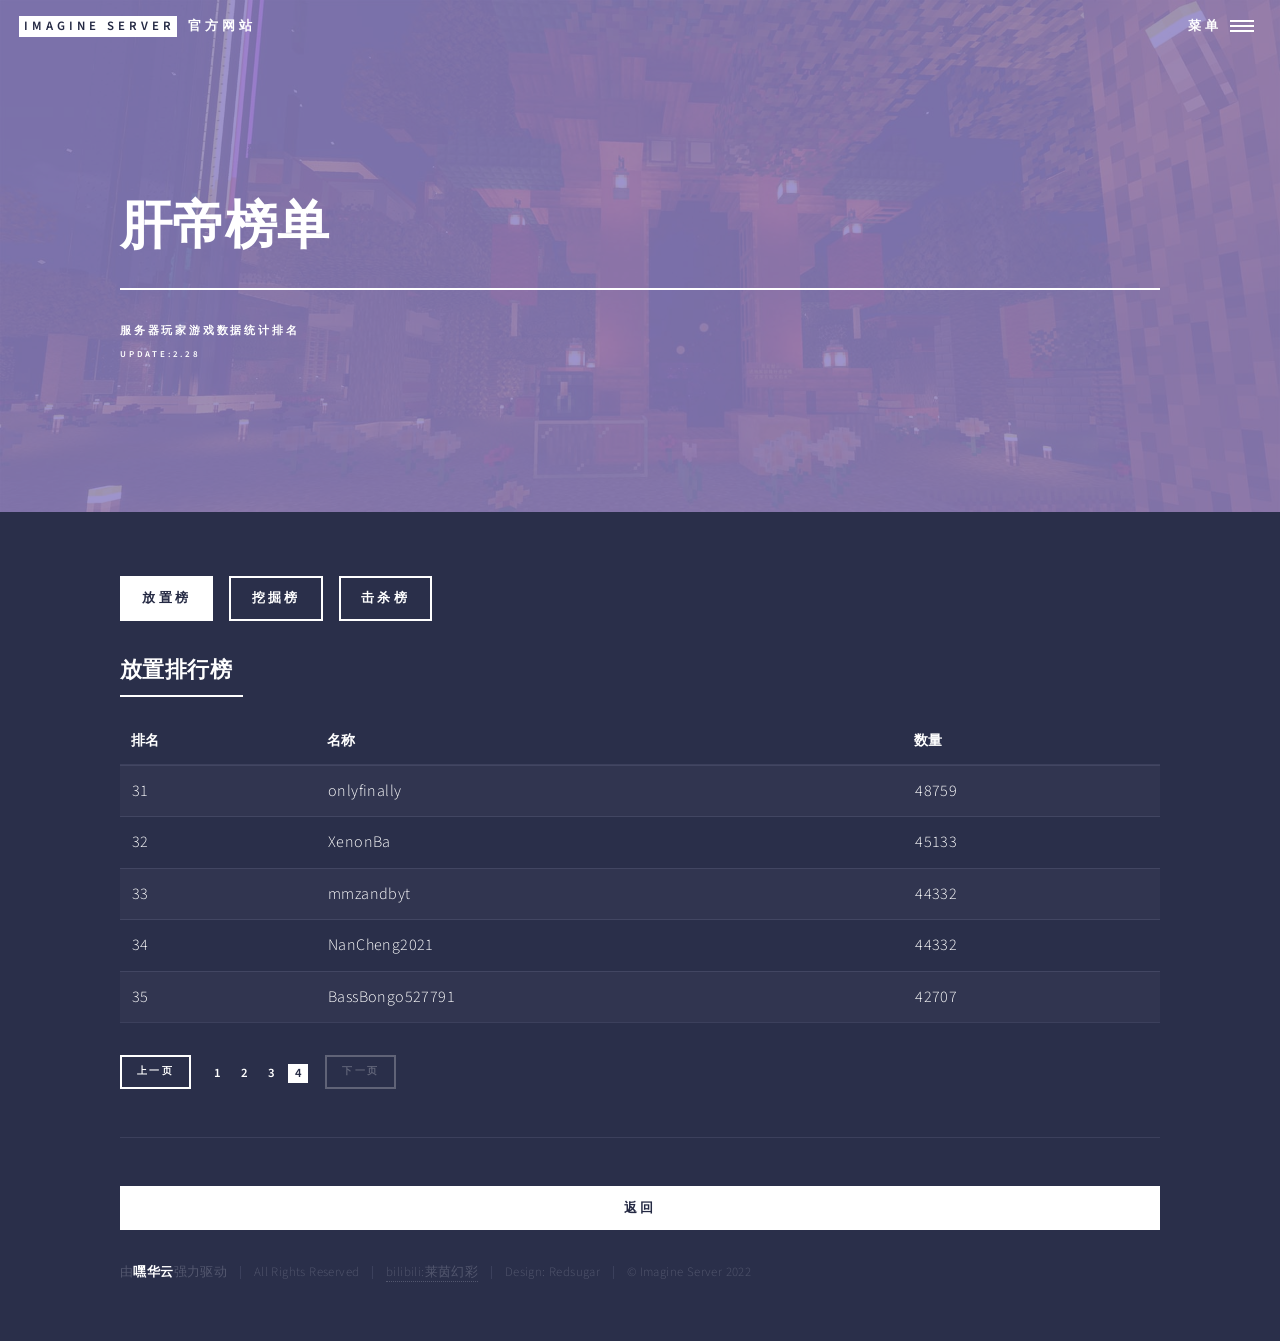
<file: list-f-4.html>
<!DOCTYPE HTML>
<!--
	Forty by HTML5 UP
	html5up.net | @ajlkn
	Free for personal and commercial use under the CCA 3.0 license (html5up.net/license)
-->
<html>
	<head>
		<title>幻想浮城生电服务器 | 官方网站</title>
				<meta charset="utf-8" />
				<meta name="keywords" content="幻想浮城,ims服务器,imsserver,幻想浮城国际服,">
				<meta name="viewport" content="width=device-width, initial-scale=1, user-scalable=no" />
				<link rel="stylesheet" href="assets/css/main.css" />
				<link rel="shortcut icon" href="images/cd.ico"/>
				<noscript><link rel="stylesheet" href="assets/css/noscript.css" /></noscript>
			</head>
		<body class="is-preload">
		
			<!-- Wrapper -->
				<div id="wrapper">
		
					<!-- Header -->
						<header id="header" class="alt">
							<a href="index.html" class="logo"><strong>Imagine  Server</strong> <span> 官方网站</span></a>
							<nav>
								<a href="#menu">菜单</a>
							</nav>
						</header>
		
					<!-- Menu -->
						<nav id="menu">
							<ul class="links">
								<li><a href="index.html">首页</a></li>
								<li><a href="team.html">IMS team</a></li>
								<li><a href="function.html">便捷功能</a></li>
								<li><a href="404.html">最新动态</a></li>
							</ul>
							<ul class="actions stacked">
								<li><a href="https://jq.qq.com/?_wv=1027&k=iuKYeEGl" class="button primary fit">加入玩家交流群</a></li>
							</ul>
						</nav>

				<!-- Banner -->
				<!-- Note: The "styleN" class below should match that of the header element. -->
					<section id="banner" class="style2">
						<div class="inner">
							<span class="image">
								<img src="images/pic07.jpg" alt="" />
							</span>
							<header class="major">
								<h1>肝帝榜单</h1>
							</header>
							<div class="content">
								<p>服务器玩家游戏数据统计排名<br><sub>update:2.28</sub></p>
							</div>
						</div>
					</section>

				<!-- Main -->
					<div id="main">

						<!-- One -->
<div class="inner">
	<ul  class="actions">
		<li><a href="list-f-1.html" class="button primary">放置榜</a></li>
		<li><a href="list-w-1.html" class="button">挖掘榜</a></li>
		<li><a href="list-j-1.html" class="button">击杀榜</a></li>
	</ul>
	<header class="major">
	<h3>放置排行榜</h3>
	</header>
					<div class="table-wrapper">
														<table>
															<thead>
																<tr>
																	<th>排名</th>
																	<th>名称</th>
																	<th>数量</th>
																</tr>
															</thead>
															<tbody>
																<!-- <tr>
																	<td>1</td>
																	<td>Utoboy</td>
																	<td>667701</td>
																</tr>
																<tr>
																	<td>2</td>
																	<td>Bad Luck net</td>
																	<td>476571</td>
																</tr>
																<tr>
																	<td>3</td>
																	<td>Mr redsugar</td>
																	<td>451488</td>
																</tr>
																<tr>
																	<td>4</td>
																	<td>anmmhsh2020</td>
																	<td>315998</td>
																</tr>
																<tr>
																	<td>5</td>
																	<td>With warmth</td>
																	<td>311440</td>
																</tr>
																<tr>
																	<td>6</td>
																	<td>Adraesnt E</td>
																	<td>248991</td>
																</tr>
																<tr>
																	<td>7</td>
																	<td>Mr xiaoqiao002</td>
																	<td>207654</td>
																</tr>
																<tr>
																	<td>8</td>
																	<td>ComMu5374</td>
																	<td>191225</td>
																</tr>
																<tr>
																	<td>9</td>
																	<td>H wooden leader</td>
																	<td>165403</td>
																</tr>
																<tr>
																	<td>10</td>
																	<td>Eleanorly A</td>
																	<td>153957</td>
																</tr>
																<tr>
																	<td>11</td>
																	<td>falling223</td>
																	<td>150245</td>
																</tr>
																<tr>
																	<td>12</td>
																	<td>New Elk Appear</td>
																	<td>146128</td>
																</tr>
																<tr>
																	<td>13</td>
																	<td>Guiguipikel</td>
																	<td>145617</td>
																</tr>
																<tr>
																	<td>14</td>
																	<td>Tenyears10</td>
																	<td>130384</td>
																</tr>
																<tr>
																	<td>15</td>
																	<td>VCCTXT2333</td>
																	<td>116918</td>
																</tr>
																<tr>
																	<td>16</td>
																	<td>UnflowerFruit</td>
																	<td>116918</td>
																</tr>
																<tr>
																	<td>17</td>
																	<td>BookableBread15</td>
																	<td>113340</td>
																</tr>
																<tr>
																	<td>18</td>
																	<td>crimina11495</td>
																	<td>106778</td>
																</tr>
																<tr>
																	<td>19</td>
																	<td>MASDHEI</td>
																	<td>96956</td>
																</tr>
																<tr>
																	<td>20</td>
																	<td>BarrelDrake3844</td>
																	<td>94834</td>
																</tr>
																<tr>
																	<td>21</td>
																	<td>xiaolann</td>
																	<td>90186</td>
																</tr>
																<tr>
																	<td>22</td>
																	<td>H2SO4 lotus</td>
																	<td>72643</td>
																</tr>
																<tr>
																	<td>23</td>
																	<td>PastCarrot30221</td>
																	<td>66224</td>
																</tr>
																<tr>
																	<td>24</td>
																	<td>MuShang1015</td>
																	<td>61731</td>
																</tr>
																<tr>
																	<td>25</td>
																	<td>Z Whitesugar</td>
																	<td>60057</td>
																</tr>
																<tr>
																	<td>26</td>
																	<td>Han yich</td>
																	<td>57864</td>
																</tr>
																<tr>
																	<td>27</td>
																	<td>War spirit yy</td>
																	<td>57074</td>
																</tr>
																<tr>
																	<td>28</td>
																	<td>shashiqi</td>
																	<td>55556</td>
																</tr><tr>
																	<td>29</td>
																	<td>Bed luck net m</td>
																	<td>54015</td>
																</tr><tr>
																	<td>30</td>
																	<td>StranedPlot511</td>
																	<td>52513</td>
																</tr> -->
																<tr>
																	<td>31</td>
																	<td>onlyfinally</td>
																	<td>48759</td>
																</tr>
																<tr>
																	<td>32</td>
																	<td>XenonBa</td>
																	<td>45133</td>
																</tr>
																<tr>
																	<td>33</td>
																	<td>mmzandbyt</td>
																	<td>44332</td>
																</tr>
																<tr>
																	<td>34</td>
																	<td>NanCheng2021</td>
																	<td>44332</td>
																</tr>
																<tr>
																	<td>35</td>
																	<td>BassBongo527791</td>
																	<td>42707</td>
																</tr>
															</tbody>
															</tfoot>
														</table>
													</div>
										<ul class="pagination">
											<li><a href="list-f-3.html" class="button small">上一页</a></li>
											<li><a href="list-f-1.html" class="page ">1</a></li>
											<li><a href="list-f-2.html" class="page ">2</a></li>
											<li><a href="list-f-3.html" class="page">3</a></li>
											<li><a href="list-f-4.html" class="page active">4</a></li>
											<li><a href="list-f-4.html" class="button small disabled">下一页</a></li>
										</ul>
										<hr class="major" />
										<div class="col-6 col-12-small">
											<ul class="actions stacked">
											<li><a href="index.html" class="button primary fit">返回</a></li>
											</ul>
										</div>
				<!-- Footer -->
					<footer id="footer">
						<div class="inner">
							<ul class="copyright">
								<li>由<strong>嘿华云</strong>强力驱动</li><li>All Rights Reserved</li><li><a href="https://space.bilibili.com/520320534/">bilibili:莱茵幻彩</a></li><li>Design: Redsugar</li><li>&copy; Imagine Server 2022</li><!--   莱幻工作室——IMS幻想浮城服务器管理组-->
							</ul>
						</div>
					</footer>
					</div>

		<!-- Scripts -->
			<script src="assets/js/jquery.min.js"></script>
			<script src="assets/js/jquery.scrolly.min.js"></script>
			<script src="assets/js/jquery.scrollex.min.js"></script>
			<script src="assets/js/browser.min.js"></script>
			<script src="assets/js/breakpoints.min.js"></script>
			<script src="assets/js/util.js"></script>
			<script src="assets/js/main.js"></script>

	</body>
</html>
</file>
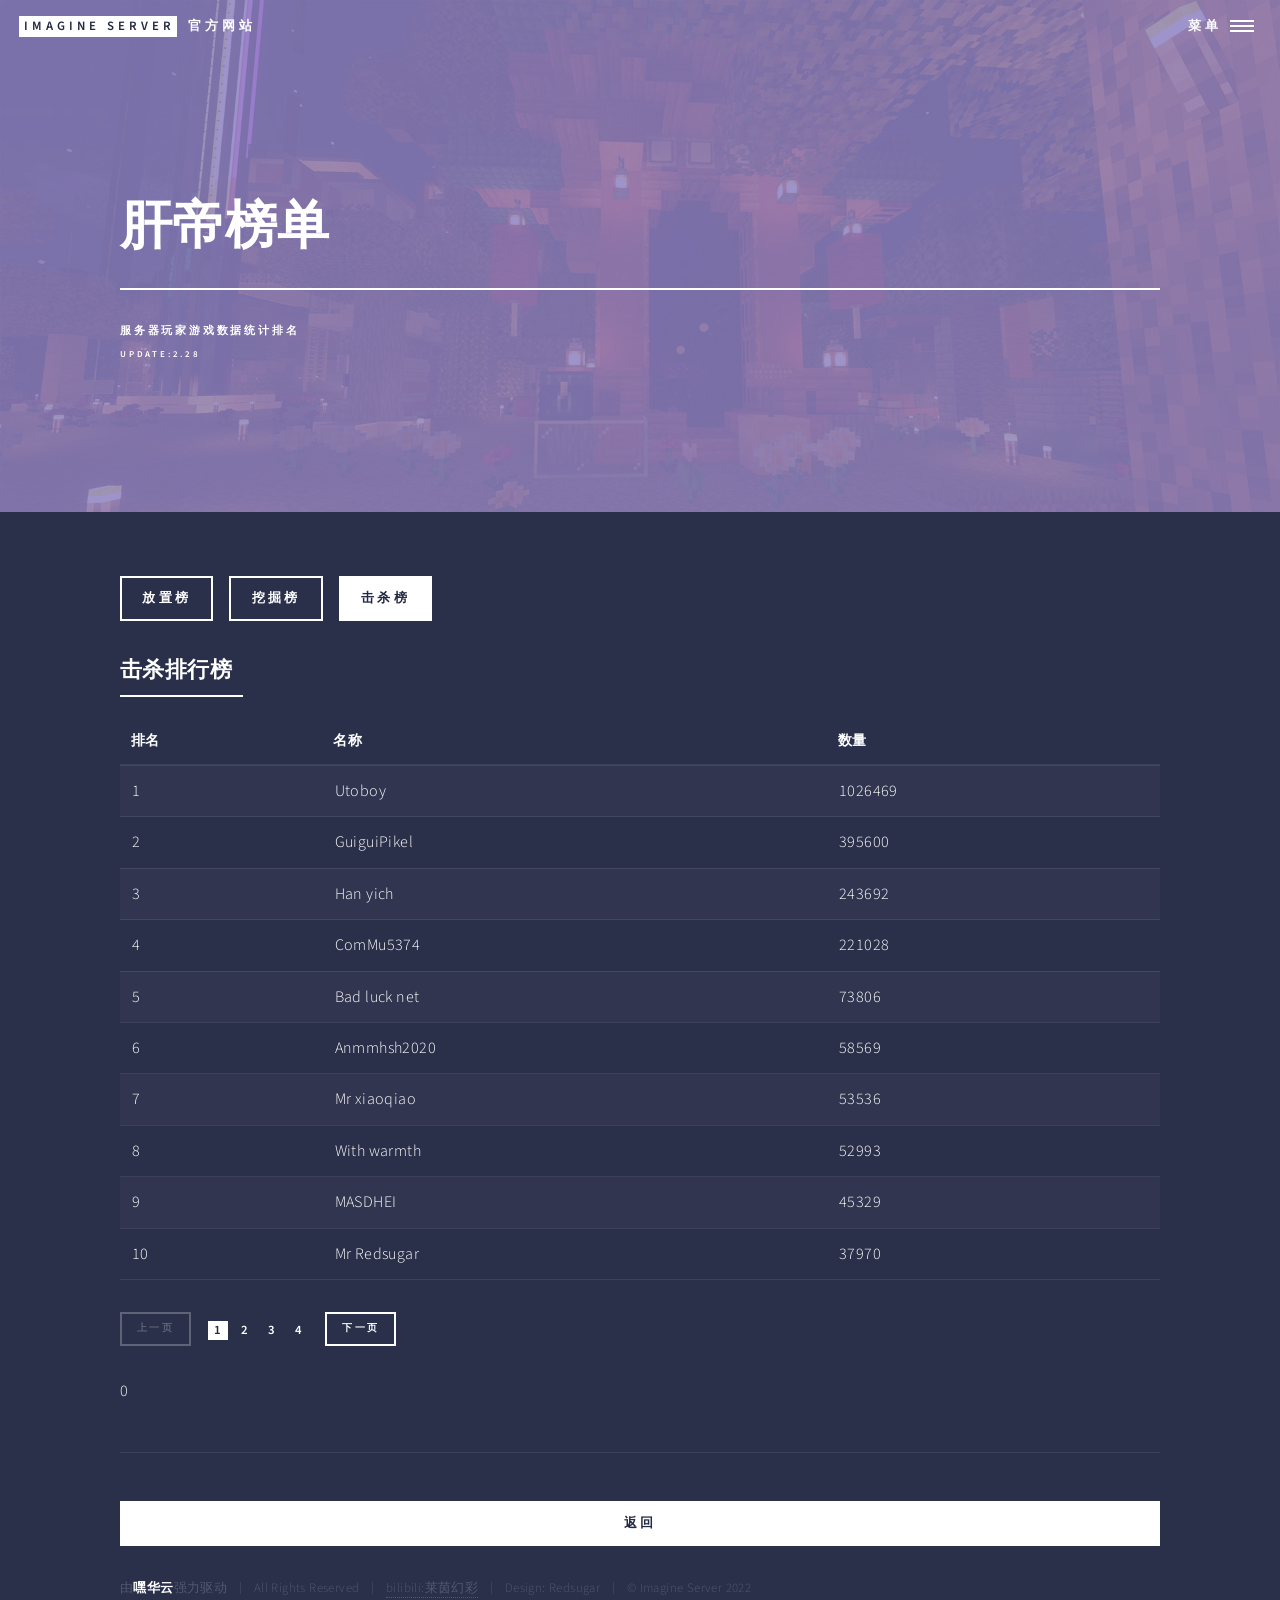
<file: list-j-1.html>
<!DOCTYPE HTML>
<!--
	Forty by HTML5 UP
	html5up.net | @ajlkn
	Free for personal and commercial use under the CCA 3.0 license (html5up.net/license)
-->
<html>
	<head>
		<title>幻想浮城生电服务器 | 官方网站</title>
				<meta charset="utf-8" />
				<meta name="keywords" content="幻想浮城,ims服务器,imsserver,幻想浮城国际服,">
				<meta name="viewport" content="width=device-width, initial-scale=1, user-scalable=no" />
				<link rel="stylesheet" href="assets/css/main.css" />
				<link rel="shortcut icon" href="images/cd.ico"/>
				<noscript><link rel="stylesheet" href="assets/css/noscript.css" /></noscript>
			</head>
		<body class="is-preload">
		
			<!-- Wrapper -->
				<div id="wrapper">
		
					<!-- Header -->
						<header id="header" class="alt">
							<a href="index.html" class="logo"><strong>Imagine  Server</strong> <span> 官方网站</span></a>
							<nav>
								<a href="#menu">菜单</a>
							</nav>
						</header>
		
					<!-- Menu -->
						<nav id="menu">
							<ul class="links">
								<li><a href="index.html">首页</a></li>
								<li><a href="team.html">IMS team</a></li>
								<li><a href="function.html">便捷功能</a></li>
								<li><a href="404.html">最新动态</a></li>
							</ul>
							<ul class="actions stacked">
								<li><a href="https://jq.qq.com/?_wv=1027&k=iuKYeEGl" class="button primary fit">加入玩家交流群</a></li>
							</ul>
						</nav>

				<!-- Banner -->
				<!-- Note: The "styleN" class below should match that of the header element. -->
					<section id="banner" class="style2">
						<div class="inner">
							<span class="image">
								<img src="images/pic07.jpg" alt="" />
							</span>
							<header class="major">
								<h1>肝帝榜单</h1>
								</header>
								<div class="content">
									<p>服务器玩家游戏数据统计排名<br><sub>update:2.28</sub></p>
								</div>
						</div>
					</section>

				<!-- Main -->
					<div id="main">

						<!-- One -->
<div class="inner">
	<ul class="actions">
		<li><a href="list-f-1.html" class="button ">放置榜</a></li>
		<li><a href="list-w-1.html" class="button">挖掘榜</a></li>
		<li><a href="list-j-1.html" class="button primary">击杀榜</a></li>
	</ul>
	<header class="major">
	<h3>击杀排行榜</h3>
	</header>
					<div class="table-wrapper">
														<table>
															<thead>
																<tr>
																	<th>排名</th>
																	<th>名称</th>
																	<th>数量</th>
																</tr>
															</thead>
															<tbody>
																<tr>
																	<td>1</td>
																	<td>Utoboy</td>
																	<td>1026469</td>
																</tr>
																<tr>
																	<td>2</td>
																	<td>GuiguiPikel</td>
																	<td>395600</td>
																</tr>
																<tr>
																	<td>3</td>
																	<td>Han yich</td>
																	<td>243692</td>
																</tr>
																<tr>
																	<td>4</td>
																	<td>ComMu5374</td>
																	<td>221028</td>
																</tr>
																<tr>
																	<td>5</td>
																	<td>Bad luck net</td>
																	<td>73806</td>
																</tr>
																<tr>
																	<td>6</td>
																	<td>Anmmhsh2020</td>
																	<td>58569</td>
																</tr>
																<tr>
																	<td>7</td>
																	<td>Mr xiaoqiao</td>
																	<td>53536</td>
																</tr>
																<tr>
																	<td>8</td>
																	<td>With warmth</td>
																	<td>52993</td>
																</tr>
																<tr>
																	<td>9</td>
																	<td>MASDHEI</td>
																	<td>45329</td>
																</tr>
																<tr>
																	<td>10</td>
																	<td>Mr Redsugar</td>
																	<td>37970</td>
																</tr>
																<!-- <tr>
																 	<td>11</td>
																 	<td>U anele</td>
																 	<td>35594</td>
																 </tr>
																 <tr>
																 	<td>12</td>
																 	<td>Adraesnt E</td>
																 	<td>29442</td>
																 </tr><tr>
																	<td>13</td>
																	<td>shashiqi</td>
																	<td>28761</td>
																</tr><tr>
																	<td>14</td>
																	<td>fucheng nanyan</td>
																	<td>23819</td>
																</tr><tr>
																	<td>15</td>
																	<td>TimelySmile2587</td>
																	<td>21206</td>
																</tr>
																<tr>
																	<td>16</td>
																	<td>BookableBread15</td>
																	<td>18821</td>
																</tr>
																<tr>
																	<td>17</td>
																	<td>MinecraftXiaoqwq</td>
																	<td>18416</td>
																</tr>
																<tr>
																	<td>18</td>
																	<td>PastCarrot30221</td>
																	<td>14513</td>
																</tr>
																<tr>
																	<td>19</td>
																	<td>Tenyears10</td>
																	<td>14471</td>
																</tr>
																<tr>
																	<td>20</td>
																	<td>diao0ling</td>
																	<td>14265</td>
																</tr>
																<tr>
																	<td>21</td>
																	<td>H wooden leader</td>
																	<td>13462</td>
																</tr>
																<tr>
																	<td>22</td>
																	<td>XenonBa</td>
																	<td>12939</td>
																</tr>
																<tr>
																	<td>23</td>
																	<td>StrandedPlot511</td>
																	<td>12345</td>
																</tr>
																<tr>
																	<td>24</td>
																	<td>joaaaaaaaaaa</td>
																	<td>11335</td>
																</tr>
																<tr>
																	<td>25</td>
																	<td>falling223</td>
																	<td>10560</td>
																</tr>
																<tr>
																	<td>26</td>
																	<td>H2SO4 lotus</td>
																	<td>9263</td>
																</tr>
																<tr>
																	<td>27</td>
																	<td>POPPING FIG</td>
																	<td>7079</td>
																</tr>
																<tr>
																	<td>28</td>
																	<td>ClaspedSteam75</td>
																	<td>6669</td>
																</tr>
																<tr>
																	<td>29</td>
																	<td>NanYan FY</td>
																	<td>5920</td>
																</tr>
																<tr>
																	<td>30</td>
																	<td>MC xiaoqiao002</td>
																	<td>5820</td>
																</tr>
																<tr>
																	<td>31</td>
																	<td>BiggishCanvas51</td>
																	<td>4616</td>
																</tr>
																<tr>
																	<td>32</td>
																	<td>liuxingover</td>
																	<td>4485</td>
																</tr>
																<tr>
																	<td>33</td>
																	<td>BattierAlarm251</td>
																	<td>4474</td>
																</tr>
																<tr>
																	<td>34</td>
																	<td>YCyich</td>
																	<td>4354</td>
																</tr>
																<tr>
																	<td>35</td>
																	<td>MuShang1015</td>
																	<td>4195</td>
																</tr> -->
															</tbody>
															</tfoot>
														</table>
													</div>
										<ul class="pagination">
											<li><a href="list-j-1.html" class="button small disabled">上一页</a></li>
											<li><a href="list-j-1.html" class="page active">1</a></li>
											<li><a href="list-j-2.html" class="page">2</a></li>
											<li><a href="list-j-3.html" class="page">3</a></li>
											<li><a href="list-j-4.html" class="page">4</a></li>
											<li><a href="list-j-2.html" class="button small">下一页</a></li>
										</ul>0
										<hr class="major" />
										<div class="col-6 col-12-small">
											<ul class="actions stacked">
											<li><a href="index.html" class="button primary fit">返回</a></li>
											</ul>
										</div>
				<!-- Footer -->
					<footer id="footer">
						<div class="inner">
							<ul class="copyright">
								<li>由<strong>嘿华云</strong>强力驱动</li><li>All Rights Reserved</li><li><a href="https://space.bilibili.com/520320534/">bilibili:莱茵幻彩</a></li><li>Design: Redsugar</li><li>&copy; Imagine Server 2022</li><!--   莱幻工作室——IMS幻想浮城服务器管理组-->
							</ul>
						</div>
					</footer>
					</div>

			

		<!-- Scripts -->
			<script src="assets/js/jquery.min.js"></script>
			<script src="assets/js/jquery.scrolly.min.js"></script>
			<script src="assets/js/jquery.scrollex.min.js"></script>
			<script src="assets/js/browser.min.js"></script>
			<script src="assets/js/breakpoints.min.js"></script>
			<script src="assets/js/util.js"></script>
			<script src="assets/js/main.js"></script>

	</body>
</html>
</file>
<file: assets/css/noscript.css>
/*
	Forty by HTML5 UP
	html5up.net | @ajlkn
	Free for personal and commercial use under the CCA 3.0 license (html5up.net/license)
*/

/* Banner */

	body.is-preload #banner:after {
		opacity: 0.85;
	}

	body.is-preload #banner > .inner {
		-moz-filter: none;
		-webkit-filter: none;
		-ms-filter: none;
		filter: none;
		-moz-transform: none;
		-webkit-transform: none;
		-ms-transform: none;
		transform: none;
		opacity: 1;
	}
</file>
<file: assets/css/main.css>
@import url(fontawesome-all.min.css);
@import url("https://fonts.googleapis.com/css?family=Source+Sans+Pro:300,300italic,600,600italic");

/*
	Forty by HTML5 UP
	html5up.net | @ajlkn
	Free for personal and commercial use under the CCA 3.0 license (html5up.net/license)
*/

html, body, div, span, applet, object,
iframe, h1, h2, h3, h4, h5, h6, p, blockquote,
pre, a, abbr, acronym, address, big, cite,
code, del, dfn, em, img, ins, kbd, q, s, samp,
small, strike, strong, sub, sup, tt, var, b,
u, i, center, dl, dt, dd, ol, ul, li, fieldset,
form, label, legend, table, caption, tbody,
tfoot, thead, tr, th, td, article, aside,
canvas, details, embed, figure, figcaption,
footer, header, hgroup, menu, nav, output, ruby,
section, summary, time, mark, audio, video {
	margin: 0;
	padding: 0;
	border: 0;
	font-size: 100%;
	font: inherit;
	vertical-align: baseline;}

article, aside, details, figcaption, figure,
footer, header, hgroup, menu, nav, section {
	display: block;}

body {
	line-height: 1;
}

ol, ul {
	list-style: none;
}

blockquote, q {
	quotes: none;
}

	blockquote:before, blockquote:after, q:before, q:after {
		content: '';
		content: none;
	}

table {
	border-collapse: collapse;
	border-spacing: 0;
}

body {
	-webkit-text-size-adjust: none;
}

mark {
	background-color: transparent;
	color: inherit;
}

input::-moz-focus-inner {
	border: 0;
	padding: 0;
}

input, select, textarea {
	-moz-appearance: none;
	-webkit-appearance: none;
	-ms-appearance: none;
	appearance: none;
}

/* Basic */

	@-ms-viewport {
		width: device-width;
	}

	body {
		-ms-overflow-style: scrollbar;
	}

	@media screen and (max-width: 480px) {

		html, body {
			min-width: 320px;
		}

	}

	html {
		box-sizing: border-box;
	}

	*, *:before, *:after {
		box-sizing: inherit;
	}

	body {
		background: #242943;
	}

		body.is-preload *, body.is-preload *:before, body.is-preload *:after {
			-moz-animation: none !important;
			-webkit-animation: none !important;
			-ms-animation: none !important;
			animation: none !important;
			-moz-transition: none !important;
			-webkit-transition: none !important;
			-ms-transition: none !important;
			transition: none !important;
		}

/* Type */

	body, input, select, textarea {
		color: #ffffff;
		font-family: "Source Sans Pro", Helvetica, sans-serif;
		font-size: 17pt;
		font-weight: 300;
		letter-spacing: 0.025em;
		line-height: 1.65;
	}

		@media screen and (max-width: 1680px) {

			body, input, select, textarea {
				font-size: 14pt;
			}

		}

		@media screen and (max-width: 1280px) {

			body, input, select, textarea {
				font-size: 12pt;
			}

		}

		@media screen and (max-width: 360px) {

			body, input, select, textarea {
				font-size: 11pt;
			}

		}

	a {
		-moz-transition: color 0.2s ease-in-out, border-bottom-color 0.2s ease-in-out;
		-webkit-transition: color 0.2s ease-in-out, border-bottom-color 0.2s ease-in-out;
		-ms-transition: color 0.2s ease-in-out, border-bottom-color 0.2s ease-in-out;
		transition: color 0.2s ease-in-out, border-bottom-color 0.2s ease-in-out;
		border-bottom: dotted 1px;
		color: inherit;
		text-decoration: none;
	}

		a:hover {
			border-bottom-color: transparent;
			color: #9bf1ff !important;
		}

		a:active {
			color: #53e3fb !important;
		}

	strong, b {
		color: #ffffff;
		font-weight: 600;
	}

	em, i {
		font-style: italic;
	}

	p {
		margin: 0 0 2em 0;
	}

	h1, h2, h3, h4, h5, h6 {
		color: #ffffff;
		font-weight: 600;
		line-height: 1.65;
		margin: 0 0 1em 0;
	}

		h1 a, h2 a, h3 a, h4 a, h5 a, h6 a {
			color: inherit;
			border-bottom: 0;
		}

	h1 {
		font-size: 2.5em;
	}

	h2 {
		font-size: 1.75em;
	}

	h3 {
		font-size: 1.35em;
	}

	h4 {
		font-size: 1.1em;
	}

	h5 {
		font-size: 0.9em;
	}

	h6 {
		font-size: 0.7em;
	}

	@media screen and (max-width: 736px) {

		h1 {
			font-size: 2em;
		}

		h2 {
			font-size: 1.5em;
		}

		h3 {
			font-size: 1.25em;
		}

	}

	sub {
		font-size: 0.8em;
		position: relative;
		top: 0.5em;
	}

	sup {
		font-size: 0.8em;
		position: relative;
		top: -0.5em;
	}

	blockquote {
		border-left: solid 4px rgba(212, 212, 255, 0.1);
		font-style: italic;
		margin: 0 0 2em 0;
		padding: 0.5em 0 0.5em 2em;
	}

	code {
		background: rgba(212, 212, 255, 0.035);
		font-family: "Courier New", monospace;
		font-size: 0.9em;
		margin: 0 0.25em;
		padding: 0.25em 0.65em;
	}

	pre {
		-webkit-overflow-scrolling: touch;
		font-family: "Courier New", monospace;
		font-size: 0.9em;
		margin: 0 0 2em 0;
	}

		pre code {
			display: block;
			line-height: 1.75;
			padding: 1em 1.5em;
			overflow-x: auto;
		}

	hr {
		border: 0;
		border-bottom: solid 1px rgba(212, 212, 255, 0.1);
		margin: 2em 0;
	}

		hr.major {
			margin: 3em 0;
		}

	.align-left {
		text-align: left;
	}

	.align-center {
		text-align: center;
	}

	.align-right {
		text-align: right;
	}

/* Row */

	.row {
		display: flex;
		flex-wrap: wrap;
		box-sizing: border-box;
		align-items: stretch;
	}

		.row > * {
			box-sizing: border-box;
		}

		.row.gtr-uniform > * > :last-child {
			margin-bottom: 0;
		}

		.row.aln-left {
			justify-content: flex-start;
		}

		.row.aln-center {
			justify-content: center;
		}

		.row.aln-right {
			justify-content: flex-end;
		}

		.row.aln-top {
			align-items: flex-start;
		}

		.row.aln-middle {
			align-items: center;
		}

		.row.aln-bottom {
			align-items: flex-end;
		}

		.row > .imp {
			order: -1;
		}

		.row > .col-1 {
			width: 8.33333%;
		}

		.row > .off-1 {
			margin-left: 8.33333%;
		}

		.row > .col-2 {
			width: 16.66667%;
		}

		.row > .off-2 {
			margin-left: 16.66667%;
		}

		.row > .col-3 {
			width: 25%;
		}

		.row > .off-3 {
			margin-left: 25%;
		}

		.row > .col-4 {
			width: 33.33333%;
		}

		.row > .off-4 {
			margin-left: 33.33333%;
		}

		.row > .col-5 {
			width: 41.66667%;
		}

		.row > .off-5 {
			margin-left: 41.66667%;
		}

		.row > .col-6 {
			width: 50%;
		}

		.row > .off-6 {
			margin-left: 50%;
		}

		.row > .col-7 {
			width: 58.33333%;
		}

		.row > .off-7 {
			margin-left: 58.33333%;
		}

		.row > .col-8 {
			width: 66.66667%;
		}

		.row > .off-8 {
			margin-left: 66.66667%;
		}

		.row > .col-9 {
			width: 75%;
		}

		.row > .off-9 {
			margin-left: 75%;
		}

		.row > .col-10 {
			width: 83.33333%;
		}

		.row > .off-10 {
			margin-left: 83.33333%;
		}

		.row > .col-11 {
			width: 91.66667%;
		}

		.row > .off-11 {
			margin-left: 91.66667%;
		}

		.row > .col-12 {
			width: 100%;
		}

		.row > .off-12 {
			margin-left: 100%;
		}

		.row.gtr-0 {
			margin-top: 0;
			margin-left: 0em;
		}

			.row.gtr-0 > * {
				padding: 0 0 0 0em;
			}

			.row.gtr-0.gtr-uniform {
				margin-top: 0em;
			}

				.row.gtr-0.gtr-uniform > * {
					padding-top: 0em;
				}

		.row.gtr-25 {
			margin-top: 0;
			margin-left: -0.5em;
		}

			.row.gtr-25 > * {
				padding: 0 0 0 0.5em;
			}

			.row.gtr-25.gtr-uniform {
				margin-top: -0.5em;
			}

				.row.gtr-25.gtr-uniform > * {
					padding-top: 0.5em;
				}

		.row.gtr-50 {
			margin-top: 0;
			margin-left: -1em;
		}

			.row.gtr-50 > * {
				padding: 0 0 0 1em;
			}

			.row.gtr-50.gtr-uniform {
				margin-top: -1em;
			}

				.row.gtr-50.gtr-uniform > * {
					padding-top: 1em;
				}

		.row {
			margin-top: 0;
			margin-left: -2em;
		}

			.row > * {
				padding: 0 0 0 2em;
			}

			.row.gtr-uniform {
				margin-top: -2em;
			}

				.row.gtr-uniform > * {
					padding-top: 2em;
				}

		.row.gtr-150 {
			margin-top: 0;
			margin-left: -3em;
		}

			.row.gtr-150 > * {
				padding: 0 0 0 3em;
			}

			.row.gtr-150.gtr-uniform {
				margin-top: -3em;
			}

				.row.gtr-150.gtr-uniform > * {
					padding-top: 3em;
				}

		.row.gtr-200 {
			margin-top: 0;
			margin-left: -4em;
		}

			.row.gtr-200 > * {
				padding: 0 0 0 4em;
			}

			.row.gtr-200.gtr-uniform {
				margin-top: -4em;
			}

				.row.gtr-200.gtr-uniform > * {
					padding-top: 4em;
				}

		@media screen and (max-width: 1680px) {

			.row {
				display: flex;
				flex-wrap: wrap;
				box-sizing: border-box;
				align-items: stretch;
			}

				.row > * {
					box-sizing: border-box;
				}

				.row.gtr-uniform > * > :last-child {
					margin-bottom: 0;
				}

				.row.aln-left {
					justify-content: flex-start;
				}

				.row.aln-center {
					justify-content: center;
				}

				.row.aln-right {
					justify-content: flex-end;
				}

				.row.aln-top {
					align-items: flex-start;
				}

				.row.aln-middle {
					align-items: center;
				}

				.row.aln-bottom {
					align-items: flex-end;
				}

				.row > .imp-xlarge {
					order: -1;
				}

				.row > .col-1-xlarge {
					width: 8.33333%;
				}

				.row > .off-1-xlarge {
					margin-left: 8.33333%;
				}

				.row > .col-2-xlarge {
					width: 16.66667%;
				}

				.row > .off-2-xlarge {
					margin-left: 16.66667%;
				}

				.row > .col-3-xlarge {
					width: 25%;
				}

				.row > .off-3-xlarge {
					margin-left: 25%;
				}

				.row > .col-4-xlarge {
					width: 33.33333%;
				}

				.row > .off-4-xlarge {
					margin-left: 33.33333%;
				}

				.row > .col-5-xlarge {
					width: 41.66667%;
				}

				.row > .off-5-xlarge {
					margin-left: 41.66667%;
				}

				.row > .col-6-xlarge {
					width: 50%;
				}

				.row > .off-6-xlarge {
					margin-left: 50%;
				}

				.row > .col-7-xlarge {
					width: 58.33333%;
				}

				.row > .off-7-xlarge {
					margin-left: 58.33333%;
				}

				.row > .col-8-xlarge {
					width: 66.66667%;
				}

				.row > .off-8-xlarge {
					margin-left: 66.66667%;
				}

				.row > .col-9-xlarge {
					width: 75%;
				}

				.row > .off-9-xlarge {
					margin-left: 75%;
				}

				.row > .col-10-xlarge {
					width: 83.33333%;
				}

				.row > .off-10-xlarge {
					margin-left: 83.33333%;
				}

				.row > .col-11-xlarge {
					width: 91.66667%;
				}

				.row > .off-11-xlarge {
					margin-left: 91.66667%;
				}

				.row > .col-12-xlarge {
					width: 100%;
				}

				.row > .off-12-xlarge {
					margin-left: 100%;
				}

				.row.gtr-0 {
					margin-top: 0;
					margin-left: 0em;
				}

					.row.gtr-0 > * {
						padding: 0 0 0 0em;
					}

					.row.gtr-0.gtr-uniform {
						margin-top: 0em;
					}

						.row.gtr-0.gtr-uniform > * {
							padding-top: 0em;
						}

				.row.gtr-25 {
					margin-top: 0;
					margin-left: -0.5em;
				}

					.row.gtr-25 > * {
						padding: 0 0 0 0.5em;
					}

					.row.gtr-25.gtr-uniform {
						margin-top: -0.5em;
					}

						.row.gtr-25.gtr-uniform > * {
							padding-top: 0.5em;
						}

				.row.gtr-50 {
					margin-top: 0;
					margin-left: -1em;
				}

					.row.gtr-50 > * {
						padding: 0 0 0 1em;
					}

					.row.gtr-50.gtr-uniform {
						margin-top: -1em;
					}

						.row.gtr-50.gtr-uniform > * {
							padding-top: 1em;
						}

				.row {
					margin-top: 0;
					margin-left: -2em;
				}

					.row > * {
						padding: 0 0 0 2em;
					}

					.row.gtr-uniform {
						margin-top: -2em;
					}

						.row.gtr-uniform > * {
							padding-top: 2em;
						}

				.row.gtr-150 {
					margin-top: 0;
					margin-left: -3em;
				}

					.row.gtr-150 > * {
						padding: 0 0 0 3em;
					}

					.row.gtr-150.gtr-uniform {
						margin-top: -3em;
					}

						.row.gtr-150.gtr-uniform > * {
							padding-top: 3em;
						}

				.row.gtr-200 {
					margin-top: 0;
					margin-left: -4em;
				}

					.row.gtr-200 > * {
						padding: 0 0 0 4em;
					}

					.row.gtr-200.gtr-uniform {
						margin-top: -4em;
					}

						.row.gtr-200.gtr-uniform > * {
							padding-top: 4em;
						}

		}

		@media screen and (max-width: 1280px) {

			.row {
				display: flex;
				flex-wrap: wrap;
				box-sizing: border-box;
				align-items: stretch;
			}

				.row > * {
					box-sizing: border-box;
				}

				.row.gtr-uniform > * > :last-child {
					margin-bottom: 0;
				}

				.row.aln-left {
					justify-content: flex-start;
				}

				.row.aln-center {
					justify-content: center;
				}

				.row.aln-right {
					justify-content: flex-end;
				}

				.row.aln-top {
					align-items: flex-start;
				}

				.row.aln-middle {
					align-items: center;
				}

				.row.aln-bottom {
					align-items: flex-end;
				}

				.row > .imp-large {
					order: -1;
				}

				.row > .col-1-large {
					width: 8.33333%;
				}

				.row > .off-1-large {
					margin-left: 8.33333%;
				}

				.row > .col-2-large {
					width: 16.66667%;
				}

				.row > .off-2-large {
					margin-left: 16.66667%;
				}

				.row > .col-3-large {
					width: 25%;
				}

				.row > .off-3-large {
					margin-left: 25%;
				}

				.row > .col-4-large {
					width: 33.33333%;
				}

				.row > .off-4-large {
					margin-left: 33.33333%;
				}

				.row > .col-5-large {
					width: 41.66667%;
				}

				.row > .off-5-large {
					margin-left: 41.66667%;
				}

				.row > .col-6-large {
					width: 50%;
				}

				.row > .off-6-large {
					margin-left: 50%;
				}

				.row > .col-7-large {
					width: 58.33333%;
				}

				.row > .off-7-large {
					margin-left: 58.33333%;
				}

				.row > .col-8-large {
					width: 66.66667%;
				}

				.row > .off-8-large {
					margin-left: 66.66667%;
				}

				.row > .col-9-large {
					width: 75%;
				}

				.row > .off-9-large {
					margin-left: 75%;
				}

				.row > .col-10-large {
					width: 83.33333%;
				}

				.row > .off-10-large {
					margin-left: 83.33333%;
				}

				.row > .col-11-large {
					width: 91.66667%;
				}

				.row > .off-11-large {
					margin-left: 91.66667%;
				}

				.row > .col-12-large {
					width: 100%;
				}

				.row > .off-12-large {
					margin-left: 100%;
				}

				.row.gtr-0 {
					margin-top: 0;
					margin-left: 0em;
				}

					.row.gtr-0 > * {
						padding: 0 0 0 0em;
					}

					.row.gtr-0.gtr-uniform {
						margin-top: 0em;
					}

						.row.gtr-0.gtr-uniform > * {
							padding-top: 0em;
						}

				.row.gtr-25 {
					margin-top: 0;
					margin-left: -0.375em;
				}

					.row.gtr-25 > * {
						padding: 0 0 0 0.375em;
					}

					.row.gtr-25.gtr-uniform {
						margin-top: -0.375em;
					}

						.row.gtr-25.gtr-uniform > * {
							padding-top: 0.375em;
						}

				.row.gtr-50 {
					margin-top: 0;
					margin-left: -0.75em;
				}

					.row.gtr-50 > * {
						padding: 0 0 0 0.75em;
					}

					.row.gtr-50.gtr-uniform {
						margin-top: -0.75em;
					}

						.row.gtr-50.gtr-uniform > * {
							padding-top: 0.75em;
						}

				.row {
					margin-top: 0;
					margin-left: -1.5em;
				}

					.row > * {
						padding: 0 0 0 1.5em;
					}

					.row.gtr-uniform {
						margin-top: -1.5em;
					}

						.row.gtr-uniform > * {
							padding-top: 1.5em;
						}

				.row.gtr-150 {
					margin-top: 0;
					margin-left: -2.25em;
				}

					.row.gtr-150 > * {
						padding: 0 0 0 2.25em;
					}

					.row.gtr-150.gtr-uniform {
						margin-top: -2.25em;
					}

						.row.gtr-150.gtr-uniform > * {
							padding-top: 2.25em;
						}

				.row.gtr-200 {
					margin-top: 0;
					margin-left: -3em;
				}

					.row.gtr-200 > * {
						padding: 0 0 0 3em;
					}

					.row.gtr-200.gtr-uniform {
						margin-top: -3em;
					}

						.row.gtr-200.gtr-uniform > * {
							padding-top: 3em;
						}

		}

		@media screen and (max-width: 980px) {

			.row {
				display: flex;
				flex-wrap: wrap;
				box-sizing: border-box;
				align-items: stretch;
			}

				.row > * {
					box-sizing: border-box;
				}

				.row.gtr-uniform > * > :last-child {
					margin-bottom: 0;
				}

				.row.aln-left {
					justify-content: flex-start;
				}

				.row.aln-center {
					justify-content: center;
				}

				.row.aln-right {
					justify-content: flex-end;
				}

				.row.aln-top {
					align-items: flex-start;
				}

				.row.aln-middle {
					align-items: center;
				}

				.row.aln-bottom {
					align-items: flex-end;
				}

				.row > .imp-medium {
					order: -1;
				}

				.row > .col-1-medium {
					width: 8.33333%;
				}

				.row > .off-1-medium {
					margin-left: 8.33333%;
				}

				.row > .col-2-medium {
					width: 16.66667%;
				}

				.row > .off-2-medium {
					margin-left: 16.66667%;
				}

				.row > .col-3-medium {
					width: 25%;
				}

				.row > .off-3-medium {
					margin-left: 25%;
				}

				.row > .col-4-medium {
					width: 33.33333%;
				}

				.row > .off-4-medium {
					margin-left: 33.33333%;
				}

				.row > .col-5-medium {
					width: 41.66667%;
				}

				.row > .off-5-medium {
					margin-left: 41.66667%;
				}

				.row > .col-6-medium {
					width: 50%;
				}

				.row > .off-6-medium {
					margin-left: 50%;
				}

				.row > .col-7-medium {
					width: 58.33333%;
				}

				.row > .off-7-medium {
					margin-left: 58.33333%;
				}

				.row > .col-8-medium {
					width: 66.66667%;
				}

				.row > .off-8-medium {
					margin-left: 66.66667%;
				}

				.row > .col-9-medium {
					width: 75%;
				}

				.row > .off-9-medium {
					margin-left: 75%;
				}

				.row > .col-10-medium {
					width: 83.33333%;
				}

				.row > .off-10-medium {
					margin-left: 83.33333%;
				}

				.row > .col-11-medium {
					width: 91.66667%;
				}

				.row > .off-11-medium {
					margin-left: 91.66667%;
				}

				.row > .col-12-medium {
					width: 100%;
				}

				.row > .off-12-medium {
					margin-left: 100%;
				}

				.row.gtr-0 {
					margin-top: 0;
					margin-left: 0em;
				}

					.row.gtr-0 > * {
						padding: 0 0 0 0em;
					}

					.row.gtr-0.gtr-uniform {
						margin-top: 0em;
					}

						.row.gtr-0.gtr-uniform > * {
							padding-top: 0em;
						}

				.row.gtr-25 {
					margin-top: 0;
					margin-left: -0.375em;
				}

					.row.gtr-25 > * {
						padding: 0 0 0 0.375em;
					}

					.row.gtr-25.gtr-uniform {
						margin-top: -0.375em;
					}

						.row.gtr-25.gtr-uniform > * {
							padding-top: 0.375em;
						}

				.row.gtr-50 {
					margin-top: 0;
					margin-left: -0.75em;
				}

					.row.gtr-50 > * {
						padding: 0 0 0 0.75em;
					}

					.row.gtr-50.gtr-uniform {
						margin-top: -0.75em;
					}

						.row.gtr-50.gtr-uniform > * {
							padding-top: 0.75em;
						}

				.row {
					margin-top: 0;
					margin-left: -1.5em;
				}

					.row > * {
						padding: 0 0 0 1.5em;
					}

					.row.gtr-uniform {
						margin-top: -1.5em;
					}

						.row.gtr-uniform > * {
							padding-top: 1.5em;
						}

				.row.gtr-150 {
					margin-top: 0;
					margin-left: -2.25em;
				}

					.row.gtr-150 > * {
						padding: 0 0 0 2.25em;
					}

					.row.gtr-150.gtr-uniform {
						margin-top: -2.25em;
					}

						.row.gtr-150.gtr-uniform > * {
							padding-top: 2.25em;
						}

				.row.gtr-200 {
					margin-top: 0;
					margin-left: -3em;
				}

					.row.gtr-200 > * {
						padding: 0 0 0 3em;
					}

					.row.gtr-200.gtr-uniform {
						margin-top: -3em;
					}

						.row.gtr-200.gtr-uniform > * {
							padding-top: 3em;
						}

		}

		@media screen and (max-width: 736px) {

			.row {
				display: flex;
				flex-wrap: wrap;
				box-sizing: border-box;
				align-items: stretch;
			}

				.row > * {
					box-sizing: border-box;
				}

				.row.gtr-uniform > * > :last-child {
					margin-bottom: 0;
				}

				.row.aln-left {
					justify-content: flex-start;
				}

				.row.aln-center {
					justify-content: center;
				}

				.row.aln-right {
					justify-content: flex-end;
				}

				.row.aln-top {
					align-items: flex-start;
				}

				.row.aln-middle {
					align-items: center;
				}

				.row.aln-bottom {
					align-items: flex-end;
				}

				.row > .imp-small {
					order: -1;
				}

				.row > .col-1-small {
					width: 8.33333%;
				}

				.row > .off-1-small {
					margin-left: 8.33333%;
				}

				.row > .col-2-small {
					width: 16.66667%;
				}

				.row > .off-2-small {
					margin-left: 16.66667%;
				}

				.row > .col-3-small {
					width: 25%;
				}

				.row > .off-3-small {
					margin-left: 25%;
				}

				.row > .col-4-small {
					width: 33.33333%;
				}

				.row > .off-4-small {
					margin-left: 33.33333%;
				}

				.row > .col-5-small {
					width: 41.66667%;
				}

				.row > .off-5-small {
					margin-left: 41.66667%;
				}

				.row > .col-6-small {
					width: 50%;
				}

				.row > .off-6-small {
					margin-left: 50%;
				}

				.row > .col-7-small {
					width: 58.33333%;
				}

				.row > .off-7-small {
					margin-left: 58.33333%;
				}

				.row > .col-8-small {
					width: 66.66667%;
				}

				.row > .off-8-small {
					margin-left: 66.66667%;
				}

				.row > .col-9-small {
					width: 75%;
				}

				.row > .off-9-small {
					margin-left: 75%;
				}

				.row > .col-10-small {
					width: 83.33333%;
				}

				.row > .off-10-small {
					margin-left: 83.33333%;
				}

				.row > .col-11-small {
					width: 91.66667%;
				}

				.row > .off-11-small {
					margin-left: 91.66667%;
				}

				.row > .col-12-small {
					width: 100%;
				}

				.row > .off-12-small {
					margin-left: 100%;
				}

				.row.gtr-0 {
					margin-top: 0;
					margin-left: 0em;
				}

					.row.gtr-0 > * {
						padding: 0 0 0 0em;
					}

					.row.gtr-0.gtr-uniform {
						margin-top: 0em;
					}

						.row.gtr-0.gtr-uniform > * {
							padding-top: 0em;
						}

				.row.gtr-25 {
					margin-top: 0;
					margin-left: -0.3125em;
				}

					.row.gtr-25 > * {
						padding: 0 0 0 0.3125em;
					}

					.row.gtr-25.gtr-uniform {
						margin-top: -0.3125em;
					}

						.row.gtr-25.gtr-uniform > * {
							padding-top: 0.3125em;
						}

				.row.gtr-50 {
					margin-top: 0;
					margin-left: -0.625em;
				}

					.row.gtr-50 > * {
						padding: 0 0 0 0.625em;
					}

					.row.gtr-50.gtr-uniform {
						margin-top: -0.625em;
					}

						.row.gtr-50.gtr-uniform > * {
							padding-top: 0.625em;
						}

				.row {
					margin-top: 0;
					margin-left: -1.25em;
				}

					.row > * {
						padding: 0 0 0 1.25em;
					}

					.row.gtr-uniform {
						margin-top: -1.25em;
					}

						.row.gtr-uniform > * {
							padding-top: 1.25em;
						}

				.row.gtr-150 {
					margin-top: 0;
					margin-left: -1.875em;
				}

					.row.gtr-150 > * {
						padding: 0 0 0 1.875em;
					}

					.row.gtr-150.gtr-uniform {
						margin-top: -1.875em;
					}

						.row.gtr-150.gtr-uniform > * {
							padding-top: 1.875em;
						}

				.row.gtr-200 {
					margin-top: 0;
					margin-left: -2.5em;
				}

					.row.gtr-200 > * {
						padding: 0 0 0 2.5em;
					}

					.row.gtr-200.gtr-uniform {
						margin-top: -2.5em;
					}

						.row.gtr-200.gtr-uniform > * {
							padding-top: 2.5em;
						}

		}

		@media screen and (max-width: 480px) {

			.row {
				display: flex;
				flex-wrap: wrap;
				box-sizing: border-box;
				align-items: stretch;
			}

				.row > * {
					box-sizing: border-box;
				}

				.row.gtr-uniform > * > :last-child {
					margin-bottom: 0;
				}

				.row.aln-left {
					justify-content: flex-start;
				}

				.row.aln-center {
					justify-content: center;
				}

				.row.aln-right {
					justify-content: flex-end;
				}

				.row.aln-top {
					align-items: flex-start;
				}

				.row.aln-middle {
					align-items: center;
				}

				.row.aln-bottom {
					align-items: flex-end;
				}

				.row > .imp-xsmall {
					order: -1;
				}

				.row > .col-1-xsmall {
					width: 8.33333%;
				}

				.row > .off-1-xsmall {
					margin-left: 8.33333%;
				}

				.row > .col-2-xsmall {
					width: 16.66667%;
				}

				.row > .off-2-xsmall {
					margin-left: 16.66667%;
				}

				.row > .col-3-xsmall {
					width: 25%;
				}

				.row > .off-3-xsmall {
					margin-left: 25%;
				}

				.row > .col-4-xsmall {
					width: 33.33333%;
				}

				.row > .off-4-xsmall {
					margin-left: 33.33333%;
				}

				.row > .col-5-xsmall {
					width: 41.66667%;
				}

				.row > .off-5-xsmall {
					margin-left: 41.66667%;
				}

				.row > .col-6-xsmall {
					width: 50%;
				}

				.row > .off-6-xsmall {
					margin-left: 50%;
				}

				.row > .col-7-xsmall {
					width: 58.33333%;
				}

				.row > .off-7-xsmall {
					margin-left: 58.33333%;
				}

				.row > .col-8-xsmall {
					width: 66.66667%;
				}

				.row > .off-8-xsmall {
					margin-left: 66.66667%;
				}

				.row > .col-9-xsmall {
					width: 75%;
				}

				.row > .off-9-xsmall {
					margin-left: 75%;
				}

				.row > .col-10-xsmall {
					width: 83.33333%;
				}

				.row > .off-10-xsmall {
					margin-left: 83.33333%;
				}

				.row > .col-11-xsmall {
					width: 91.66667%;
				}

				.row > .off-11-xsmall {
					margin-left: 91.66667%;
				}

				.row > .col-12-xsmall {
					width: 100%;
				}

				.row > .off-12-xsmall {
					margin-left: 100%;
				}

				.row.gtr-0 {
					margin-top: 0;
					margin-left: 0em;
				}

					.row.gtr-0 > * {
						padding: 0 0 0 0em;
					}

					.row.gtr-0.gtr-uniform {
						margin-top: 0em;
					}

						.row.gtr-0.gtr-uniform > * {
							padding-top: 0em;
						}

				.row.gtr-25 {
					margin-top: 0;
					margin-left: -0.3125em;
				}

					.row.gtr-25 > * {
						padding: 0 0 0 0.3125em;
					}

					.row.gtr-25.gtr-uniform {
						margin-top: -0.3125em;
					}

						.row.gtr-25.gtr-uniform > * {
							padding-top: 0.3125em;
						}

				.row.gtr-50 {
					margin-top: 0;
					margin-left: -0.625em;
				}

					.row.gtr-50 > * {
						padding: 0 0 0 0.625em;
					}

					.row.gtr-50.gtr-uniform {
						margin-top: -0.625em;
					}

						.row.gtr-50.gtr-uniform > * {
							padding-top: 0.625em;
						}

				.row {
					margin-top: 0;
					margin-left: -1.25em;
				}

					.row > * {
						padding: 0 0 0 1.25em;
					}

					.row.gtr-uniform {
						margin-top: -1.25em;
					}

						.row.gtr-uniform > * {
							padding-top: 1.25em;
						}

				.row.gtr-150 {
					margin-top: 0;
					margin-left: -1.875em;
				}

					.row.gtr-150 > * {
						padding: 0 0 0 1.875em;
					}

					.row.gtr-150.gtr-uniform {
						margin-top: -1.875em;
					}

						.row.gtr-150.gtr-uniform > * {
							padding-top: 1.875em;
						}

				.row.gtr-200 {
					margin-top: 0;
					margin-left: -2.5em;
				}

					.row.gtr-200 > * {
						padding: 0 0 0 2.5em;
					}

					.row.gtr-200.gtr-uniform {
						margin-top: -2.5em;
					}

						.row.gtr-200.gtr-uniform > * {
							padding-top: 2.5em;
						}

		}

/* Section/Article */

	section.special, article.special {
		text-align: center;
	}

	header.major {
		width: -moz-max-content;
		width: -webkit-max-content;
		width: -ms-max-content;
		width: max-content;
		margin-bottom: 2em;
	}

		header.major > :first-child {
			margin-bottom: 0;
			width: calc(100% + 0.5em);
		}

			header.major > :first-child:after {
				content: '';
				background-color: #ffffff;
				display: block;
				height: 2px;
				margin: 0.325em 0 0.5em 0;
				width: 100%;
			}

		header.major > p {
			font-size: 0.7em;
			font-weight: 600;
			letter-spacing: 0.25em;
			margin-bottom: 0;
			text-transform: uppercase;
		}

		body.is-ie header.major > :first-child:after {
			max-width: 9em;
		}

		body.is-ie header.major > h1:after {
			max-width: 100% !important;
		}

	@media screen and (max-width: 736px) {

		header.major > p br {
			display: none;
		}

	}

/* Form */

	form {
		margin: 0 0 2em 0;
	}

		form > :last-child {
			margin-bottom: 0;
		}

		form > .fields {
			display: -moz-flex;
			display: -webkit-flex;
			display: -ms-flex;
			display: flex;
			-moz-flex-wrap: wrap;
			-webkit-flex-wrap: wrap;
			-ms-flex-wrap: wrap;
			flex-wrap: wrap;
			width: calc(100% + 3em);
			margin: -1.5em 0 2em -1.5em;
		}

			form > .fields > .field {
				-moz-flex-grow: 0;
				-webkit-flex-grow: 0;
				-ms-flex-grow: 0;
				flex-grow: 0;
				-moz-flex-shrink: 0;
				-webkit-flex-shrink: 0;
				-ms-flex-shrink: 0;
				flex-shrink: 0;
				padding: 1.5em 0 0 1.5em;
				width: calc(100% - 1.5em);
			}

				form > .fields > .field.half {
					width: calc(50% - 0.75em);
				}

				form > .fields > .field.third {
					width: calc(100%/3 - 0.5em);
				}

				form > .fields > .field.quarter {
					width: calc(25% - 0.375em);
				}

		@media screen and (max-width: 480px) {

			form > .fields {
				width: calc(100% + 3em);
				margin: -1.5em 0 2em -1.5em;
			}

				form > .fields > .field {
					padding: 1.5em 0 0 1.5em;
					width: calc(100% - 1.5em);
				}

					form > .fields > .field.half {
						width: calc(100% - 1.5em);
					}

					form > .fields > .field.third {
						width: calc(100% - 1.5em);
					}

					form > .fields > .field.quarter {
						width: calc(100% - 1.5em);
					}

		}

	label {
		color: #ffffff;
		display: block;
		font-size: 0.8em;
		font-weight: 600;
		letter-spacing: 0.25em;
		margin: 0 0 1em 0;
		text-transform: uppercase;
	}

	input[type="text"],
	input[type="password"],
	input[type="email"],
	input[type="tel"],
	input[type="search"],
	input[type="url"],
	select,
	textarea {
		-moz-appearance: none;
		-webkit-appearance: none;
		-ms-appearance: none;
		appearance: none;
		background: rgba(212, 212, 255, 0.035);
		border: none;
		border-radius: 0;
		color: inherit;
		display: block;
		outline: 0;
		padding: 0 1em;
		text-decoration: none;
		width: 100%;
	}

		input[type="text"]:invalid,
		input[type="password"]:invalid,
		input[type="email"]:invalid,
		input[type="tel"]:invalid,
		input[type="search"]:invalid,
		input[type="url"]:invalid,
		select:invalid,
		textarea:invalid {
			box-shadow: none;
		}

		input[type="text"]:focus,
		input[type="password"]:focus,
		input[type="email"]:focus,
		input[type="tel"]:focus,
		input[type="search"]:focus,
		input[type="url"]:focus,
		select:focus,
		textarea:focus {
			border-color: #9bf1ff;
			box-shadow: 0 0 0 2px #9bf1ff;
		}

	select {
		background-image: url("data:image/svg+xml;charset=utf8,%3Csvg xmlns='http://www.w3.org/2000/svg' width='40' height='40' preserveAspectRatio='none' viewBox='0 0 40 40'%3E%3Cpath d='M9.4,12.3l10.4,10.4l10.4-10.4c0.2-0.2,0.5-0.4,0.9-0.4c0.3,0,0.6,0.1,0.9,0.4l3.3,3.3c0.2,0.2,0.4,0.5,0.4,0.9 c0,0.4-0.1,0.6-0.4,0.9L20.7,31.9c-0.2,0.2-0.5,0.4-0.9,0.4c-0.3,0-0.6-0.1-0.9-0.4L4.3,17.3c-0.2-0.2-0.4-0.5-0.4-0.9 c0-0.4,0.1-0.6,0.4-0.9l3.3-3.3c0.2-0.2,0.5-0.4,0.9-0.4S9.1,12.1,9.4,12.3z' fill='rgba(212, 212, 255, 0.1)' /%3E%3C/svg%3E");
		background-size: 1.25rem;
		background-repeat: no-repeat;
		background-position: calc(100% - 1rem) center;
		height: 2.75em;
		padding-right: 2.75em;
		text-overflow: ellipsis;
	}

		select option {
			color: #ffffff;
			background: #242943;
		}

		select:focus::-ms-value {
			background-color: transparent;
		}

		select::-ms-expand {
			display: none;
		}

	input[type="text"],
	input[type="password"],
	input[type="email"],
	input[type="tel"],
	input[type="search"],
	input[type="url"],
	select {
		height: 2.75em;
	}

	textarea {
		padding: 0.75em 1em;
	}

	input[type="checkbox"],
	input[type="radio"] {
		-moz-appearance: none;
		-webkit-appearance: none;
		-ms-appearance: none;
		appearance: none;
		display: block;
		float: left;
		margin-right: -2em;
		opacity: 0;
		width: 1em;
		z-index: -1;
	}

		input[type="checkbox"] + label,
		input[type="radio"] + label {
			text-decoration: none;
			color: #ffffff;
			cursor: pointer;
			display: inline-block;
			font-weight: 300;
			padding-left: 2.65em;
			padding-right: 0.75em;
			position: relative;
		}

			input[type="checkbox"] + label:before,
			input[type="radio"] + label:before {
				-moz-osx-font-smoothing: grayscale;
				-webkit-font-smoothing: antialiased;
				display: inline-block;
				font-style: normal;
				font-variant: normal;
				text-rendering: auto;
				line-height: 1;
				text-transform: none !important;
				font-family: 'Font Awesome 5 Free';
				font-weight: 900;
			}

			input[type="checkbox"] + label:before,
			input[type="radio"] + label:before {
				background: rgba(212, 212, 255, 0.035);
				content: '';
				display: inline-block;
				font-size: 0.8em;
				height: 2.0625em;
				left: 0;
				letter-spacing: 0;
				line-height: 2.0625em;
				position: absolute;
				text-align: center;
				top: 0;
				width: 2.0625em;
			}

		input[type="checkbox"]:checked + label:before,
		input[type="radio"]:checked + label:before {
			background: #ffffff;
			border-color: #9bf1ff;
			content: '\f00c';
			color: #242943;
		}

		input[type="checkbox"]:focus + label:before,
		input[type="radio"]:focus + label:before {
			box-shadow: 0 0 0 2px #9bf1ff;
		}

	input[type="radio"] + label:before {
		border-radius: 100%;
	}

	::-webkit-input-placeholder {
		color: rgba(244, 244, 255, 0.2) !important;
		opacity: 1.0;
	}

	:-moz-placeholder {
		color: rgba(244, 244, 255, 0.2) !important;
		opacity: 1.0;
	}

	::-moz-placeholder {
		color: rgba(244, 244, 255, 0.2) !important;
		opacity: 1.0;
	}

	:-ms-input-placeholder {
		color: rgba(244, 244, 255, 0.2) !important;
		opacity: 1.0;
	}

/* Box */

	.box {
		border: solid 1px rgba(212, 212, 255, 0.1);
		margin-bottom: 2em;
		padding: 1.5em;
	}

		.box > :last-child,
		.box > :last-child > :last-child,
		.box > :last-child > :last-child > :last-child {
			margin-bottom: 0;
		}

		.box.alt {
			border: 0;
			border-radius: 0;
			padding: 0;
		}

/* Icon */

	.icon {
		text-decoration: none;
		border-bottom: none;
		position: relative;
	}

		.icon:before {
			-moz-osx-font-smoothing: grayscale;
			-webkit-font-smoothing: antialiased;
			display: inline-block;
			font-style: normal;
			font-variant: normal;
			text-rendering: auto;
			line-height: 1;
			text-transform: none !important;
			font-family: 'Font Awesome 5 Free';
			font-weight: 400;
		}

		.icon > .label {
			display: none;
		}

		.icon:before {
			line-height: inherit;
		}

		.icon.solid:before {
			font-weight: 900;
		}

		.icon.brands:before {
			font-family: 'Font Awesome 5 Brands';
		}

		.icon.alt:before {
			background-color: #ffffff;
			border-radius: 100%;
			color: #242943;
			display: inline-block;
			height: 2em;
			line-height: 2em;
			text-align: center;
			width: 2em;
		}

	a.icon.alt:before {
		-moz-transition: background-color 0.2s ease-in-out;
		-webkit-transition: background-color 0.2s ease-in-out;
		-ms-transition: background-color 0.2s ease-in-out;
		transition: background-color 0.2s ease-in-out;
	}

	a.icon.alt:hover:before {
		background-color: #6fc3df;
	}

	a.icon.alt:active:before {
		background-color: #37a6cb;
	}

/* Image */

	.image {
		border: 0;
		display: inline-block;
		position: relative;
	}

		.image img {
			display: block;
		}

		.image.left, .image.right {
			max-width: 30%;
		}

			.image.left img, .image.right img {
				width: 100%;
			}

		.image.left {
			float: left;
			margin: 0 1.5em 1.25em 0;
			top: 0.25em;
		}

		.image.right {
			float: right;
			margin: 0 0 1.25em 1.5em;
			top: 0.25em;
		}

		.image.fit {
			display: block;
			margin: 0 0 2em 0;
			width: 100%;
		}

			.image.fit img {
				width: 100%;
			}

		.image.main {
			display: block;
			margin: 2.5em 0;
			width: 100%;
		}

			.image.main img {
				width: 100%;
			}

			@media screen and (max-width: 736px) {

				.image.main {
					margin: 1.5em 0;
				}

			}

/* List */

	ol {
		list-style: decimal;
		margin: 0 0 2em 0;
		padding-left: 1.25em;
	}

		ol li {
			padding-left: 0.25em;
		}

	ul {
		list-style: disc;
		margin: 0 0 2em 0;
		padding-left: 1em;
	}

		ul li {
			padding-left: 0.5em;
		}

		ul.alt {
			list-style: none;
			padding-left: 0;
		}

			ul.alt li {
				border-top: solid 1px rgba(212, 212, 255, 0.1);
				padding: 0.5em 0;
			}

				ul.alt li:first-child {
					border-top: 0;
					padding-top: 0;
				}

	dl {
		margin: 0 0 2em 0;
	}

		dl dt {
			display: block;
			font-weight: 600;
			margin: 0 0 1em 0;
		}

		dl dd {
			margin-left: 2em;
		}

/* Actions */

	ul.actions {
		display: -moz-flex;
		display: -webkit-flex;
		display: -ms-flex;
		display: flex;
		cursor: default;
		list-style: none;
		margin-left: -1em;
		padding-left: 0;
	}

		ul.actions li {
			padding: 0 0 0 1em;
			vertical-align: middle;
		}

		ul.actions.special {
			-moz-justify-content: center;
			-webkit-justify-content: center;
			-ms-justify-content: center;
			justify-content: center;
			width: 100%;
			margin-left: 0;
		}

			ul.actions.special li:first-child {
				padding-left: 0;
			}

		ul.actions.stacked {
			-moz-flex-direction: column;
			-webkit-flex-direction: column;
			-ms-flex-direction: column;
			flex-direction: column;
			margin-left: 0;
		}

			ul.actions.stacked li {
				padding: 1.3em 0 0 0;
			}

				ul.actions.stacked li:first-child {
					padding-top: 0;
				}

		ul.actions.fit {
			width: calc(100% + 1em);
		}

			ul.actions.fit li {
				-moz-flex-grow: 1;
				-webkit-flex-grow: 1;
				-ms-flex-grow: 1;
				flex-grow: 1;
				-moz-flex-shrink: 1;
				-webkit-flex-shrink: 1;
				-ms-flex-shrink: 1;
				flex-shrink: 1;
				width: 100%;
			}

				ul.actions.fit li > * {
					width: 100%;
				}

			ul.actions.fit.stacked {
				width: 100%;
			}

/* Icons */

	ul.icons {
		cursor: default;
		list-style: none;
		padding-left: 0;
	}

		ul.icons li {
			display: inline-block;
			padding: 0 1em 0 0;
		}

			ul.icons li:last-child {
				padding-right: 0;
			}

		@media screen and (max-width: 736px) {

			ul.icons li {
				padding: 0 0.75em 0 0;
			}

		}

/* Pagination */

	ul.pagination {
		cursor: default;
		list-style: none;
		padding-left: 0;
	}

		ul.pagination li {
			display: inline-block;
			padding-left: 0;
			vertical-align: middle;
		}

			ul.pagination li > .page {
				-moz-transition: background-color 0.2s ease-in-out, color 0.2s ease-in-out;
				-webkit-transition: background-color 0.2s ease-in-out, color 0.2s ease-in-out;
				-ms-transition: background-color 0.2s ease-in-out, color 0.2s ease-in-out;
				transition: background-color 0.2s ease-in-out, color 0.2s ease-in-out;
				border-bottom: 0;
				display: inline-block;
				font-size: 0.8em;
				font-weight: 600;
				height: 1.5em;
				line-height: 1.5em;
				margin: 0 0.125em;
				min-width: 1.5em;
				padding: 0 0.5em;
				text-align: center;
			}

				ul.pagination li > .page.active {
					background-color: #ffffff;
					color: #242943;
				}

					ul.pagination li > .page.active:hover {
						background-color: #9bf1ff;
						color: #242943 !important;
					}

					ul.pagination li > .page.active:active {
						background-color: #53e3fb;
					}

			ul.pagination li:first-child {
				padding-right: 0.75em;
			}

			ul.pagination li:last-child {
				padding-left: 0.75em;
			}

		@media screen and (max-width: 480px) {

			ul.pagination li:nth-child(n+2):nth-last-child(n+2) {
				display: none;
			}

			ul.pagination li:first-child {
				padding-right: 0;
			}

		}

/* Table */

	.table-wrapper {
		-webkit-overflow-scrolling: touch;
		overflow-x: auto;
	}

	table {
		margin: 0 0 2em 0;
		width: 100%;
	}

		table tbody tr {
			border: solid 1px rgba(212, 212, 255, 0.1);
			border-left: 0;
			border-right: 0;
		}

			table tbody tr:nth-child(2n + 1) {
				background-color: rgba(212, 212, 255, 0.035);
			}

		table td {
			padding: 0.75em 0.75em;
		}

		table th {
			color: #ffffff;
			font-size: 0.9em;
			font-weight: 600;
			padding: 0 0.75em 0.75em 0.75em;
			text-align: left;
		}

		table thead {
			border-bottom: solid 2px rgba(212, 212, 255, 0.1);
		}

		table tfoot {
			border-top: solid 2px rgba(212, 212, 255, 0.1);
		}

		table.alt {
			border-collapse: separate;
		}

			table.alt tbody tr td {
				border: solid 1px rgba(212, 212, 255, 0.1);
				border-left-width: 0;
				border-top-width: 0;
			}

				table.alt tbody tr td:first-child {
					border-left-width: 1px;
				}

			table.alt tbody tr:first-child td {
				border-top-width: 1px;
			}

			table.alt thead {
				border-bottom: 0;
			}

			table.alt tfoot {
				border-top: 0;
			}

/* Button */

	input[type="submit"],
	input[type="reset"],
	input[type="button"],
	button,
	.button {
		-moz-appearance: none;
		-webkit-appearance: none;
		-ms-appearance: none;
		appearance: none;
		-moz-transition: background-color 0.2s ease-in-out, box-shadow 0.2s ease-in-out, color 0.2s ease-in-out;
		-webkit-transition: background-color 0.2s ease-in-out, box-shadow 0.2s ease-in-out, color 0.2s ease-in-out;
		-ms-transition: background-color 0.2s ease-in-out, box-shadow 0.2s ease-in-out, color 0.2s ease-in-out;
		transition: background-color 0.2s ease-in-out, box-shadow 0.2s ease-in-out, color 0.2s ease-in-out;
		background-color: transparent;
		border: 0;
		border-radius: 0;
		box-shadow: inset 0 0 0 2px #ffffff;
		color: #ffffff;
		cursor: pointer;
		display: inline-block;
		font-size: 0.8em;
		font-weight: 600;
		height: 3.5em;
		letter-spacing: 0.25em;
		line-height: 3.5em;
		padding: 0 1.75em;
		text-align: center;
		text-decoration: none;
		text-transform: uppercase;
		white-space: nowrap;
	}

		input[type="submit"]:hover, input[type="submit"]:active,
		input[type="reset"]:hover,
		input[type="reset"]:active,
		input[type="button"]:hover,
		input[type="button"]:active,
		button:hover,
		button:active,
		.button:hover,
		.button:active {
			box-shadow: inset 0 0 0 2px #9bf1ff;
			color: #9bf1ff;
		}

		input[type="submit"]:active,
		input[type="reset"]:active,
		input[type="button"]:active,
		button:active,
		.button:active {
			background-color: rgba(155, 241, 255, 0.1);
			box-shadow: inset 0 0 0 2px #53e3fb;
			color: #53e3fb;
		}

		input[type="submit"].icon:before,
		input[type="reset"].icon:before,
		input[type="button"].icon:before,
		button.icon:before,
		.button.icon:before {
			margin-right: 0.5em;
		}

		input[type="submit"].fit,
		input[type="reset"].fit,
		input[type="button"].fit,
		button.fit,
		.button.fit {
			width: 100%;
		}

		input[type="submit"].small,
		input[type="reset"].small,
		input[type="button"].small,
		button.small,
		.button.small {
			font-size: 0.6em;
		}

		input[type="submit"].large,
		input[type="reset"].large,
		input[type="button"].large,
		button.large,
		.button.large {
			font-size: 1.25em;
			height: 3em;
			line-height: 3em;
		}

		input[type="submit"].next,
		input[type="reset"].next,
		input[type="button"].next,
		button.next,
		.button.next {
			padding-right: 4.5em;
			position: relative;
		}

			input[type="submit"].next:before, input[type="submit"].next:after,
			input[type="reset"].next:before,
			input[type="reset"].next:after,
			input[type="button"].next:before,
			input[type="button"].next:after,
			button.next:before,
			button.next:after,
			.button.next:before,
			.button.next:after {
				-moz-transition: opacity 0.2s ease-in-out;
				-webkit-transition: opacity 0.2s ease-in-out;
				-ms-transition: opacity 0.2s ease-in-out;
				transition: opacity 0.2s ease-in-out;
				background-position: center right;
				background-repeat: no-repeat;
				background-size: 36px 24px;
				content: '';
				display: block;
				height: 100%;
				position: absolute;
				right: 1.5em;
				top: 0;
				vertical-align: middle;
				width: 36px;
			}

			input[type="submit"].next:before,
			input[type="reset"].next:before,
			input[type="button"].next:before,
			button.next:before,
			.button.next:before {
				background-image: url("data:image/svg+xml;charset=utf8,%3Csvg xmlns='http://www.w3.org/2000/svg' xmlns:xlink='http://www.w3.org/1999/xlink' width='36px' height='24px' viewBox='0 0 36 24' zoomAndPan='disable'%3E%3Cstyle%3Eline %7B stroke: %23ffffff%3B stroke-width: 2px%3B %7D%3C/style%3E%3Cline x1='0' y1='12' x2='34' y2='12' /%3E%3Cline x1='25' y1='4' x2='34' y2='12.5' /%3E%3Cline x1='25' y1='20' x2='34' y2='11.5' /%3E%3C/svg%3E");
			}

			input[type="submit"].next:after,
			input[type="reset"].next:after,
			input[type="button"].next:after,
			button.next:after,
			.button.next:after {
				background-image: url("data:image/svg+xml;charset=utf8,%3Csvg xmlns='http://www.w3.org/2000/svg' xmlns:xlink='http://www.w3.org/1999/xlink' width='36px' height='24px' viewBox='0 0 36 24' zoomAndPan='disable'%3E%3Cstyle%3Eline %7B stroke: %239bf1ff%3B stroke-width: 2px%3B %7D%3C/style%3E%3Cline x1='0' y1='12' x2='34' y2='12' /%3E%3Cline x1='25' y1='4' x2='34' y2='12.5' /%3E%3Cline x1='25' y1='20' x2='34' y2='11.5' /%3E%3C/svg%3E");
				opacity: 0;
				z-index: 1;
			}

			input[type="submit"].next:hover:after, input[type="submit"].next:active:after,
			input[type="reset"].next:hover:after,
			input[type="reset"].next:active:after,
			input[type="button"].next:hover:after,
			input[type="button"].next:active:after,
			button.next:hover:after,
			button.next:active:after,
			.button.next:hover:after,
			.button.next:active:after {
				opacity: 1;
			}

			@media screen and (max-width: 1280px) {

				input[type="submit"].next,
				input[type="reset"].next,
				input[type="button"].next,
				button.next,
				.button.next {
					padding-right: 5em;
				}

			}

		input[type="submit"].primary,
		input[type="reset"].primary,
		input[type="button"].primary,
		button.primary,
		.button.primary {
			background-color: #ffffff;
			box-shadow: none;
			color: #242943;
		}

			input[type="submit"].primary:hover, input[type="submit"].primary:active,
			input[type="reset"].primary:hover,
			input[type="reset"].primary:active,
			input[type="button"].primary:hover,
			input[type="button"].primary:active,
			button.primary:hover,
			button.primary:active,
			.button.primary:hover,
			.button.primary:active {
				background-color: #9bf1ff;
				color: #242943 !important;
			}

			input[type="submit"].primary:active,
			input[type="reset"].primary:active,
			input[type="button"].primary:active,
			button.primary:active,
			.button.primary:active {
				background-color: #53e3fb;
			}

		input[type="submit"].disabled, input[type="submit"]:disabled,
		input[type="reset"].disabled,
		input[type="reset"]:disabled,
		input[type="button"].disabled,
		input[type="button"]:disabled,
		button.disabled,
		button:disabled,
		.button.disabled,
		.button:disabled {
			pointer-events: none;
			cursor: default;
			opacity: 0.25;
		}

/* Tiles */

	.tiles {
		display: -moz-flex;
		display: -webkit-flex;
		display: -ms-flex;
		display: flex;
		-moz-flex-wrap: wrap;
		-webkit-flex-wrap: wrap;
		-ms-flex-wrap: wrap;
		flex-wrap: wrap;
		border-top: 0 !important;
	}

		.tiles + * {
			border-top: 0 !important;
		}

		.tiles article {
			-moz-align-items: center;
			-webkit-align-items: center;
			-ms-align-items: center;
			align-items: center;
			display: -moz-flex;
			display: -webkit-flex;
			display: -ms-flex;
			display: flex;
			-moz-transition: -moz-transform 0.25s ease, opacity 0.25s ease, -moz-filter 1s ease, -webkit-filter 1s ease;
			-webkit-transition: -webkit-transform 0.25s ease, opacity 0.25s ease, -webkit-filter 1s ease, -webkit-filter 1s ease;
			-ms-transition: -ms-transform 0.25s ease, opacity 0.25s ease, -ms-filter 1s ease, -webkit-filter 1s ease;
			transition: transform 0.25s ease, opacity 0.25s ease, filter 1s ease, -webkit-filter 1s ease;
			padding: 4em 4em 2em 4em ;
			background-position: center;
			background-repeat: no-repeat;
			background-size: cover;
			cursor: default;
			height: 40vh;
			max-height: 40em;
			min-height: 23em;
			overflow: hidden;
			position: relative;
			width: 40%;
		}

			.tiles article .image {
				display: none;
			}

			.tiles article header {
				position: relative;
				z-index: 3;
			}

			.tiles article h3 {
				font-size: 1.75em;
			}

				.tiles article h3 a:hover {
					color: inherit !important;
				}

			.tiles article .link.primary {
				border: 0;
				height: 100%;
				left: 0;
				position: absolute;
				top: 0;
				width: 100%;
				z-index: 4;
			}

			.tiles article:before {
				-moz-transition: opacity 0.5s ease;
				-webkit-transition: opacity 0.5s ease;
				-ms-transition: opacity 0.5s ease;
				transition: opacity 0.5s ease;
				bottom: 0;
				content: '';
				display: block;
				height: 100%;
				left: 0;
				opacity: 0.85;
				position: absolute;
				width: 100%;
				z-index: 2;
			}

			.tiles article:after {
				background-color: rgba(36, 41, 67, 0.25);
				content: '';
				display: block;
				height: 100%;
				left: 0;
				position: absolute;
				top: 0;
				width: 100%;
				z-index: 1;
			}

			.tiles article:hover:before {
				opacity: 0;
			}

			.tiles article.is-transitioning {
				-moz-transform: scale(0.95);
				-webkit-transform: scale(0.95);
				-ms-transform: scale(0.95);
				transform: scale(0.95);
				-moz-filter: blur(0.5em);
				-webkit-filter: blur(0.5em);
				-ms-filter: blur(0.5em);
				filter: blur(0.5em);
				opacity: 0;
			}

			.tiles article:nth-child(4n - 1), .tiles article:nth-child(4n - 2) {
				width: 60%;
			}

			.tiles article:nth-child(6n - 5):before {
				background-color: #6fc3df;
			}

			.tiles article:nth-child(6n - 4):before {
				background-color: #8d82c4;
			}

			.tiles article:nth-child(6n - 3):before {
				background-color: #ec8d81;
			}

			.tiles article:nth-child(6n - 2):before {
				background-color: #e7b788;
			}

			.tiles article:nth-child(6n - 1):before {
				background-color: #8ea9e8;
			}

			.tiles article:nth-child(6n):before {
				background-color: #87c5a4;
			}

		@media screen and (max-width: 1280px) {

			.tiles article {
				padding: 4em 3em 2em 3em ;
				height: 30vh;
				max-height: 30em;
				min-height: 20em;
			}

		}

		@media screen and (max-width: 980px) {

			.tiles article {
				width: 50% !important;
			}

		}

		@media screen and (max-width: 736px) {

			.tiles article {
				padding: 3em 1.5em 1em 1.5em ;
				height: 16em;
				max-height: none;
				min-height: 0;
			}

				.tiles article h3 {
					font-size: 1.5em;
				}

		}

		@media screen and (max-width: 480px) {

			.tiles {
				display: block;
			}

				.tiles article {
					height: 20em;
					width: 100% !important;
				}

		}

/* Contact Method */

	.contact-method {
		margin: 0 0 2em 0;
		padding-left: 3.25em;
		position: relative;
	}

		.contact-method .icon {
			left: 0;
			position: absolute;
			top: 0;
		}

		.contact-method h3 {
			margin: 0 0 0.5em 0;
		}

/* Spotlights */

	.spotlights {
		border-top: 0 !important;
	}

		.spotlights + * {
			border-top: 0 !important;
		}

		.spotlights > section {
			display: -moz-flex;
			display: -webkit-flex;
			display: -ms-flex;
			display: flex;
			-moz-flex-direction: row;
			-webkit-flex-direction: row;
			-ms-flex-direction: row;
			flex-direction: row;
			background-color: #2e3450;
		}

			.spotlights > section > .image {
				background-position: center center;
				background-size: cover;
				border-radius: 0;
				display: block;
				position: relative;
				width: 30%;
			}

				.spotlights > section > .image img {
					border-radius: 0;
					display: block;
					width: 100%;
				}

				.spotlights > section > .image:before {
					background: rgba(36, 41, 67, 0.9);
					content: '';
					display: block;
					height: 100%;
					left: 0;
					opacity: 0;
					position: absolute;
					top: 0;
					width: 100%;
				}

			.spotlights > section > .content {
				display: -moz-flex;
				display: -webkit-flex;
				display: -ms-flex;
				display: flex;
				-moz-flex-direction: column;
				-webkit-flex-direction: column;
				-ms-flex-direction: column;
				flex-direction: column;
				-moz-justify-content: center;
				-webkit-justify-content: center;
				-ms-justify-content: center;
				justify-content: center;
				-moz-align-items: center;
				-webkit-align-items: center;
				-ms-align-items: center;
				align-items: center;
				padding: 2em 3em 0.1em 3em ;
				width: 70%;
			}

				.spotlights > section > .content > .inner {
					margin: 0 auto;
					max-width: 100%;
					width: 65em;
				}

			.spotlights > section:nth-child(2n) {
				-moz-flex-direction: row-reverse;
				-webkit-flex-direction: row-reverse;
				-ms-flex-direction: row-reverse;
				flex-direction: row-reverse;
				background-color: #333856;
			}

				.spotlights > section:nth-child(2n) > .content {
					-moz-align-items: -moz-flex-end;
					-webkit-align-items: -webkit-flex-end;
					-ms-align-items: -ms-flex-end;
					align-items: flex-end;
				}

		@media screen and (max-width: 1680px) {

			.spotlights > section > .image {
				width: 40%;
			}

			.spotlights > section > .content {
				width: 60%;
			}

		}

		@media screen and (max-width: 1280px) {

			.spotlights > section > .image {
				width: 45%;
			}

			.spotlights > section > .content {
				width: 55%;
			}

		}

		@media screen and (max-width: 980px) {

			.spotlights > section {
				display: block;
			}

				.spotlights > section > .image {
					width: 100%;
				}

				.spotlights > section > .content {
					padding: 4em 3em 2em 3em ;
					width: 100%;
				}

		}

		@media screen and (max-width: 736px) {

			.spotlights > section > .content {
				padding: 3em 1.5em 1em 1.5em ;
			}

		}

/* Header */

	@-moz-keyframes reveal-header {
		0% {
			top: -4em;
			opacity: 0;
		}

		100% {
			top: 0;
			opacity: 1;
		}
	}

	@-webkit-keyframes reveal-header {
		0% {
			top: -4em;
			opacity: 0;
		}

		100% {
			top: 0;
			opacity: 1;
		}
	}

	@-ms-keyframes reveal-header {
		0% {
			top: -4em;
			opacity: 0;
		}

		100% {
			top: 0;
			opacity: 1;
		}
	}

	@keyframes reveal-header {
		0% {
			top: -4em;
			opacity: 0;
		}

		100% {
			top: 0;
			opacity: 1;
		}
	}

	#header {
		display: -moz-flex;
		display: -webkit-flex;
		display: -ms-flex;
		display: flex;
		background-color: #2a2f4a;
		box-shadow: 0 0 0.25em 0 rgba(0, 0, 0, 0.15);
		cursor: default;
		font-weight: 600;
		height: 3.25em;
		left: 0;
		letter-spacing: 0.25em;
		line-height: 3.25em;
		margin: 0;
		position: fixed;
		text-transform: uppercase;
		top: 0;
		width: 100%;
		z-index: 10000;
	}

		#header .logo {
			border: 0;
			display: inline-block;
			font-size: 0.8em;
			height: inherit;
			line-height: inherit;
			padding: 0 1.5em;
		}

			#header .logo strong {
				-moz-transition: background-color 0.2s ease-in-out, color 0.2s ease-in-out;
				-webkit-transition: background-color 0.2s ease-in-out, color 0.2s ease-in-out;
				-ms-transition: background-color 0.2s ease-in-out, color 0.2s ease-in-out;
				transition: background-color 0.2s ease-in-out, color 0.2s ease-in-out;
				background-color: #ffffff;
				color: #242943;
				display: inline-block;
				line-height: 1.65em;
				margin-right: 0.325em;
				padding: 0 0.125em 0 0.375em;
			}

			#header .logo:hover strong {
				background-color: #9bf1ff;
			}

			#header .logo:active strong {
				background-color: #53e3fb;
			}

		#header nav {
			display: -moz-flex;
			display: -webkit-flex;
			display: -ms-flex;
			display: flex;
			-moz-justify-content: -moz-flex-end;
			-webkit-justify-content: -webkit-flex-end;
			-ms-justify-content: -ms-flex-end;
			justify-content: flex-end;
			-moz-flex-grow: 1;
			-webkit-flex-grow: 1;
			-ms-flex-grow: 1;
			flex-grow: 1;
			height: inherit;
			line-height: inherit;
		}

			#header nav a {
				border: 0;
				display: block;
				font-size: 0.8em;
				height: inherit;
				line-height: inherit;
				padding: 0 0.75em;
				position: relative;
				vertical-align: middle;
			}

				#header nav a:last-child {
					padding-right: 1.5em;
				}

				#header nav a[href="#menu"] {
					padding-right: 3.325em !important;
				}

					#header nav a[href="#menu"]:before, #header nav a[href="#menu"]:after {
						background-image: url("data:image/svg+xml;charset=utf8,%3Csvg xmlns='http://www.w3.org/2000/svg' width='24' height='32' viewBox='0 0 24 32' preserveAspectRatio='none'%3E%3Cstyle%3Eline %7B stroke-width: 2px%3B stroke: %23ffffff%3B %7D%3C/style%3E%3Cline x1='0' y1='11' x2='24' y2='11' /%3E%3Cline x1='0' y1='21' x2='24' y2='21' /%3E%3Cline x1='0' y1='16' x2='24' y2='16' /%3E%3C/svg%3E");
						background-position: center;
						background-repeat: no-repeat;
						background-size: 24px 32px;
						content: '';
						display: block;
						height: 100%;
						position: absolute;
						right: 1.5em;
						top: 0;
						vertical-align: middle;
						width: 24px;
					}

					#header nav a[href="#menu"]:after {
						-moz-transition: opacity 0.2s ease-in-out;
						-webkit-transition: opacity 0.2s ease-in-out;
						-ms-transition: opacity 0.2s ease-in-out;
						transition: opacity 0.2s ease-in-out;
						background-image: url("data:image/svg+xml;charset=utf8,%3Csvg xmlns='http://www.w3.org/2000/svg' width='24' height='32' viewBox='0 0 24 32' preserveAspectRatio='none'%3E%3Cstyle%3Eline %7B stroke-width: 2px%3B stroke: %239bf1ff%3B %7D%3C/style%3E%3Cline x1='0' y1='11' x2='24' y2='11' /%3E%3Cline x1='0' y1='21' x2='24' y2='21' /%3E%3Cline x1='0' y1='16' x2='24' y2='16' /%3E%3C/svg%3E");
						opacity: 0;
						z-index: 1;
					}

					#header nav a[href="#menu"]:hover:after, #header nav a[href="#menu"]:active:after {
						opacity: 1;
					}

					#header nav a[href="#menu"]:last-child {
						padding-right: 3.875em !important;
					}

						#header nav a[href="#menu"]:last-child:before, #header nav a[href="#menu"]:last-child:after {
							right: 2em;
						}

		#header.reveal {
			-moz-animation: reveal-header 0.35s ease;
			-webkit-animation: reveal-header 0.35s ease;
			-ms-animation: reveal-header 0.35s ease;
			animation: reveal-header 0.35s ease;
		}

		#header.alt {
			-moz-transition: opacity 2.5s ease;
			-webkit-transition: opacity 2.5s ease;
			-ms-transition: opacity 2.5s ease;
			transition: opacity 2.5s ease;
			-moz-transition-delay: 0.75s;
			-webkit-transition-delay: 0.75s;
			-ms-transition-delay: 0.75s;
			transition-delay: 0.75s;
			-moz-animation: none;
			-webkit-animation: none;
			-ms-animation: none;
			animation: none;
			background-color: transparent;
			box-shadow: none;
			position: absolute;
		}

			#header.alt.style1 .logo strong {
				color: #6fc3df;
			}

			#header.alt.style2 .logo strong {
				color: #8d82c4;
			}

			#header.alt.style3 .logo strong {
				color: #ec8d81;
			}

			#header.alt.style4 .logo strong {
				color: #e7b788;
			}

			#header.alt.style5 .logo strong {
				color: #8ea9e8;
			}

			#header.alt.style6 .logo strong {
				color: #87c5a4;
			}

		body.is-preload #header.alt {
			opacity: 0;
		}

		@media screen and (max-width: 1680px) {

			#header nav a[href="#menu"] {
				padding-right: 3.75em !important;
			}

				#header nav a[href="#menu"]:last-child {
					padding-right: 4.25em !important;
				}

		}

		@media screen and (max-width: 1280px) {

			#header nav a[href="#menu"] {
				padding-right: 4em !important;
			}

				#header nav a[href="#menu"]:last-child {
					padding-right: 4.5em !important;
				}

		}

		@media screen and (max-width: 736px) {

			#header {
				height: 2.75em;
				line-height: 2.75em;
			}

				#header .logo {
					padding: 0 1em;
				}

				#header nav a {
					padding: 0 0.5em;
				}

					#header nav a:last-child {
						padding-right: 1em;
					}

					#header nav a[href="#menu"] {
						padding-right: 3.25em !important;
					}

						#header nav a[href="#menu"]:before, #header nav a[href="#menu"]:after {
							right: 0.75em;
						}

						#header nav a[href="#menu"]:last-child {
							padding-right: 4em !important;
						}

							#header nav a[href="#menu"]:last-child:before, #header nav a[href="#menu"]:last-child:after {
								right: 1.5em;
							}

		}

		@media screen and (max-width: 480px) {

			#header .logo span {
				display: none;
			}

			#header nav a[href="#menu"] {
				overflow: hidden;
				padding-right: 0 !important;
				text-indent: 5em;
				white-space: nowrap;
				width: 5em;
			}

				#header nav a[href="#menu"]:before, #header nav a[href="#menu"]:after {
					right: 0;
					width: inherit;
				}

				#header nav a[href="#menu"]:last-child:before, #header nav a[href="#menu"]:last-child:after {
					width: 4em;
					right: 0;
				}

		}

/* Banner */

	#banner {
		-moz-align-items: center;
		-webkit-align-items: center;
		-ms-align-items: center;
		align-items: center;
		background-image: url("../../images/banner.jpg");
		display: -moz-flex;
		display: -webkit-flex;
		display: -ms-flex;
		display: flex;
		padding: 6em 0 2em 0 ;
		background-attachment: fixed;
		background-position: center;
		background-repeat: no-repeat;
		background-size: cover;
		border-bottom: 0 !important;
		cursor: default;
		height: 60vh;
		margin-bottom: -3.25em;
		max-height: 32em;
		min-height: 22em;
		position: relative;
		top: -3.25em;
	}

		#banner:after {
			-moz-transition: opacity 2.5s ease;
			-webkit-transition: opacity 2.5s ease;
			-ms-transition: opacity 2.5s ease;
			transition: opacity 2.5s ease;
			-moz-transition-delay: 0.75s;
			-webkit-transition-delay: 0.75s;
			-ms-transition-delay: 0.75s;
			transition-delay: 0.75s;
			pointer-events: none;
			background-color: #242943;
			content: '';
			display: block;
			height: 100%;
			left: 0;
			opacity: 0.85;
			position: absolute;
			top: 0;
			width: 100%;
			z-index: 1;
		}

		#banner h1 {
			font-size: 3.25em;
		}

		#banner > .inner {
			-moz-transition: opacity 1.5s ease, -moz-transform 0.5s ease-out, -moz-filter 0.5s ease, -webkit-filter 0.5s ease;
			-webkit-transition: opacity 1.5s ease, -webkit-transform 0.5s ease-out, -webkit-filter 0.5s ease, -webkit-filter 0.5s ease;
			-ms-transition: opacity 1.5s ease, -ms-transform 0.5s ease-out, -ms-filter 0.5s ease, -webkit-filter 0.5s ease;
			transition: opacity 1.5s ease, transform 0.5s ease-out, filter 0.5s ease, -webkit-filter 0.5s ease;
			padding: 0 !important;
			position: relative;
			z-index: 2;
		}

			#banner > .inner .image {
				display: none;
			}

			#banner > .inner header {
				width: auto;
			}

				#banner > .inner header > :first-child {
					width: auto;
				}

					#banner > .inner header > :first-child:after {
						max-width: 100%;
					}

			#banner > .inner .content {
				display: -moz-flex;
				display: -webkit-flex;
				display: -ms-flex;
				display: flex;
				-moz-align-items: center;
				-webkit-align-items: center;
				-ms-align-items: center;
				align-items: center;
				margin: 0 0 2em 0;
			}

				#banner > .inner .content > * {
					margin-right: 1.5em;
					margin-bottom: 0;
				}

				#banner > .inner .content > :last-child {
					margin-right: 0;
				}

				#banner > .inner .content p {
					font-size: 0.7em;
					font-weight: 600;
					letter-spacing: 0.25em;
					text-transform: uppercase;
				}

		#banner.major {
			height: 75vh;
			min-height: 30em;
			max-height: 50em;
		}

			#banner.major.alt {
				opacity: 0.75;
			}

		#banner.style1:after {
			background-color: #6fc3df;
		}

		#banner.style2:after {
			background-color: #8d82c4;
		}

		#banner.style3:after {
			background-color: #ec8d81;
		}

		#banner.style4:after {
			background-color: #e7b788;
		}

		#banner.style5:after {
			background-color: #8ea9e8;
		}

		#banner.style6:after {
			background-color: #87c5a4;
		}

		body.is-preload #banner:after {
			opacity: 1.0;
		}

		body.is-preload #banner > .inner {
			-moz-filter: blur(0.125em);
			-webkit-filter: blur(0.125em);
			-ms-filter: blur(0.125em);
			filter: blur(0.125em);
			-moz-transform: translateX(-0.5em);
			-webkit-transform: translateX(-0.5em);
			-ms-transform: translateX(-0.5em);
			transform: translateX(-0.5em);
			opacity: 0;
		}

		@media screen and (max-width: 1280px) {

			#banner {
				background-attachment: scroll;
			}

		}

		@media screen and (max-width: 736px) {

			#banner {
				padding: 5em 0 1em 0 ;
				height: auto;
				margin-bottom: -2.75em;
				max-height: none;
				min-height: 0;
				top: -2.75em;
			}

				#banner h1 {
					font-size: 2em;
				}

				#banner > .inner .content {
					display: block;
				}

					#banner > .inner .content > * {
						margin-right: 0;
						margin-bottom: 2em;
					}

				#banner.major {
					height: auto;
					min-height: 0;
					max-height: none;
				}

		}

		@media screen and (max-width: 480px) {

			#banner {
				padding: 6em 0 2em 0 ;
			}

				#banner > .inner .content p br {
					display: none;
				}

				#banner.major {
					padding: 8em 0 4em 0 ;
				}

		}

/* Main */

	#main {
		background-color: #2a2f4a;
	}

		#main > * {
			border-top: solid 1px rgba(212, 212, 255, 0.1);
		}

			#main > *:first-child {
				border-top: 0;
			}

			#main > * > .inner {
				padding: 4em 0 2em 0 ;
				margin: 0 auto;
				max-width: 65em;
				width: calc(100% - 6em);
			}

				@media screen and (max-width: 736px) {

					#main > * > .inner {
						padding: 3em 0 1em 0 ;
						width: calc(100% - 3em);
					}

				}

		#main.alt {
			background-color: transparent;
			border-bottom: solid 1px rgba(212, 212, 255, 0.1);
		}

/* Contact */

	#contact {
		border-bottom: solid 1px rgba(212, 212, 255, 0.1);
		overflow-x: hidden;
	}

		#contact > .inner {
			display: -moz-flex;
			display: -webkit-flex;
			display: -ms-flex;
			display: flex;
			padding: 0 !important;
		}

			#contact > .inner > :nth-child(2n - 1) {
				padding: 4em 3em 2em 0 ;
				border-right: solid 1px rgba(212, 212, 255, 0.1);
				width: 60%;
			}

			#contact > .inner > :nth-child(2n) {
				padding-left: 3em;
				width: 40%;
			}

			#contact > .inner > .split {
				padding: 0;
			}

				#contact > .inner > .split > * {
					padding: 3em 0 1em 3em ;
					position: relative;
				}

					#contact > .inner > .split > *:before {
						border-top: solid 1px rgba(212, 212, 255, 0.1);
						content: '';
						display: block;
						margin-left: -3em;
						position: absolute;
						top: 0;
						width: calc(100vw + 3em);
					}

				#contact > .inner > .split > :first-child:before {
					display: none;
				}

		@media screen and (max-width: 980px) {

			#contact > .inner {
				display: block;
			}

				#contact > .inner > :nth-child(2n - 1) {
					padding: 4em 0 2em 0 ;
					border-right: 0;
					width: 100%;
				}

				#contact > .inner > :nth-child(2n) {
					padding-left: 0;
					width: 100%;
				}

				#contact > .inner > .split > * {
					padding: 3em 0 1em 0 ;
				}

				#contact > .inner > .split > :first-child:before {
					display: block;
				}

		}

		@media screen and (max-width: 736px) {

			#contact > .inner > :nth-child(2n - 1) {
				padding: 3em 0 1em 0 ;
			}

		}

/* Footer */

	#footer .copyright {
		font-size: 0.8em;
		list-style: none;
		padding-left: 0;
	}

		#footer .copyright li {
			border-left: solid 1px rgba(212, 212, 255, 0.1);
			color: rgba(244, 244, 255, 0.2);
			display: inline-block;
			line-height: 1;
			margin-left: 1em;
			padding-left: 1em;
		}

			#footer .copyright li:first-child {
				border-left: 0;
				margin-left: 0;
				padding-left: 0;
			}

	@media screen and (max-width: 480px) {

		#footer .copyright li {
			display: block;
			border-left: 0;
			margin-left: 0;
			padding-left: 0;
			line-height: inherit;
		}

	}

/* Wrapper */

	#wrapper {
		-moz-transition: -moz-filter 0.35s ease, -webkit-filter 0.35s ease, opacity 0.375s ease-out;
		-webkit-transition: -webkit-filter 0.35s ease, -webkit-filter 0.35s ease, opacity 0.375s ease-out;
		-ms-transition: -ms-filter 0.35s ease, -webkit-filter 0.35s ease, opacity 0.375s ease-out;
		transition: filter 0.35s ease, -webkit-filter 0.35s ease, opacity 0.375s ease-out;
		padding-top: 3.25em;
	}

		#wrapper.is-transitioning {
			opacity: 0;
		}

		#wrapper > * > .inner {
			padding: 4em 0 2em 0 ;
			margin: 0 auto;
			max-width: 65em;
			width: calc(100% - 6em);
		}

			@media screen and (max-width: 736px) {

				#wrapper > * > .inner {
					padding: 3em 0 1em 0 ;
					width: calc(100% - 3em);
				}

			}

		@media screen and (max-width: 736px) {

			#wrapper {
				padding-top: 2.75em;
			}

		}

/* Menu */

	#menu {
		-moz-transition: -moz-transform 0.35s ease, opacity 0.35s ease, visibility 0.35s;
		-webkit-transition: -webkit-transform 0.35s ease, opacity 0.35s ease, visibility 0.35s;
		-ms-transition: -ms-transform 0.35s ease, opacity 0.35s ease, visibility 0.35s;
		transition: transform 0.35s ease, opacity 0.35s ease, visibility 0.35s;
		-moz-align-items: center;
		-webkit-align-items: center;
		-ms-align-items: center;
		align-items: center;
		display: -moz-flex;
		display: -webkit-flex;
		display: -ms-flex;
		display: flex;
		-moz-justify-content: center;
		-webkit-justify-content: center;
		-ms-justify-content: center;
		justify-content: center;
		pointer-events: none;
		background: rgba(36, 41, 67, 0.9);
		box-shadow: none;
		height: 100%;
		left: 0;
		opacity: 0;
		overflow: hidden;
		padding: 3em 2em;
		position: fixed;
		top: 0;
		visibility: hidden;
		width: 100%;
		z-index: 10002;
	}

		#menu .inner {
			-moz-transition: -moz-transform 0.35s ease-out, opacity 0.35s ease, visibility 0.35s;
			-webkit-transition: -webkit-transform 0.35s ease-out, opacity 0.35s ease, visibility 0.35s;
			-ms-transition: -ms-transform 0.35s ease-out, opacity 0.35s ease, visibility 0.35s;
			transition: transform 0.35s ease-out, opacity 0.35s ease, visibility 0.35s;
			-moz-transform: rotateX(20deg);
			-webkit-transform: rotateX(20deg);
			-ms-transform: rotateX(20deg);
			transform: rotateX(20deg);
			-webkit-overflow-scrolling: touch;
			max-width: 100%;
			max-height: 100vh;
			opacity: 0;
			overflow: auto;
			text-align: center;
			visibility: hidden;
			width: 18em;
		}

			#menu .inner > :first-child {
				margin-top: 2em;
			}

			#menu .inner > :last-child {
				margin-bottom: 3em;
			}

		#menu ul {
			margin: 0 0 1em 0;
		}

			#menu ul.links {
				list-style: none;
				padding: 0;
			}

				#menu ul.links > li {
					padding: 0;
				}

					#menu ul.links > li > a:not(.button) {
						border: 0;
						border-top: solid 1px rgba(212, 212, 255, 0.1);
						display: block;
						font-size: 0.8em;
						font-weight: 600;
						letter-spacing: 0.25em;
						line-height: 4em;
						text-decoration: none;
						text-transform: uppercase;
					}

					#menu ul.links > li > .button {
						display: block;
						margin: 0.5em 0 0 0;
					}

					#menu ul.links > li:first-child > a:not(.button) {
						border-top: 0 !important;
					}

		#menu .close {
			-moz-transition: color 0.2s ease-in-out;
			-webkit-transition: color 0.2s ease-in-out;
			-ms-transition: color 0.2s ease-in-out;
			transition: color 0.2s ease-in-out;
			-webkit-tap-highlight-color: rgba(0, 0, 0, 0);
			border: 0;
			cursor: pointer;
			display: block;
			height: 4em;
			line-height: 4em;
			overflow: hidden;
			padding-right: 1.25em;
			position: absolute;
			right: 0;
			text-align: right;
			text-indent: 8em;
			top: 0;
			vertical-align: middle;
			white-space: nowrap;
			width: 8em;
		}

			#menu .close:before, #menu .close:after {
				-moz-transition: opacity 0.2s ease-in-out;
				-webkit-transition: opacity 0.2s ease-in-out;
				-ms-transition: opacity 0.2s ease-in-out;
				transition: opacity 0.2s ease-in-out;
				background-position: center;
				background-repeat: no-repeat;
				content: '';
				display: block;
				height: 4em;
				position: absolute;
				right: 0;
				top: 0;
				width: 4em;
			}

			#menu .close:before {
				background-image: url("data:image/svg+xml;charset=utf8,%3Csvg xmlns='http://www.w3.org/2000/svg' xmlns:xlink='http://www.w3.org/1999/xlink' width='20px' height='20px' viewBox='0 0 20 20' zoomAndPan='disable'%3E%3Cstyle%3Eline %7B stroke: %23ffffff%3B stroke-width: 2%3B %7D%3C/style%3E%3Cline x1='0' y1='0' x2='20' y2='20' /%3E%3Cline x1='20' y1='0' x2='0' y2='20' /%3E%3C/svg%3E");
			}

			#menu .close:after {
				background-image: url("data:image/svg+xml;charset=utf8,%3Csvg xmlns='http://www.w3.org/2000/svg' xmlns:xlink='http://www.w3.org/1999/xlink' width='20px' height='20px' viewBox='0 0 20 20' zoomAndPan='disable'%3E%3Cstyle%3Eline %7B stroke: %239bf1ff%3B stroke-width: 2%3B %7D%3C/style%3E%3Cline x1='0' y1='0' x2='20' y2='20' /%3E%3Cline x1='20' y1='0' x2='0' y2='20' /%3E%3C/svg%3E");
				opacity: 0;
			}

			#menu .close:hover:after, #menu .close:active:after {
				opacity: 1;
			}

	body.is-ie #menu {
		background: rgba(42, 47, 74, 0.975);
	}

	body.is-menu-visible #wrapper {
		-moz-filter: blur(0.5em);
		-webkit-filter: blur(0.5em);
		-ms-filter: blur(0.5em);
		filter: blur(0.5em);
	}

	body.is-menu-visible #menu {
		pointer-events: auto;
		opacity: 1;
		visibility: visible;
	}

		body.is-menu-visible #menu .inner {
			-moz-transform: none;
			-webkit-transform: none;
			-ms-transform: none;
			transform: none;
			opacity: 1;
			visibility: visible;
		}
</file>
